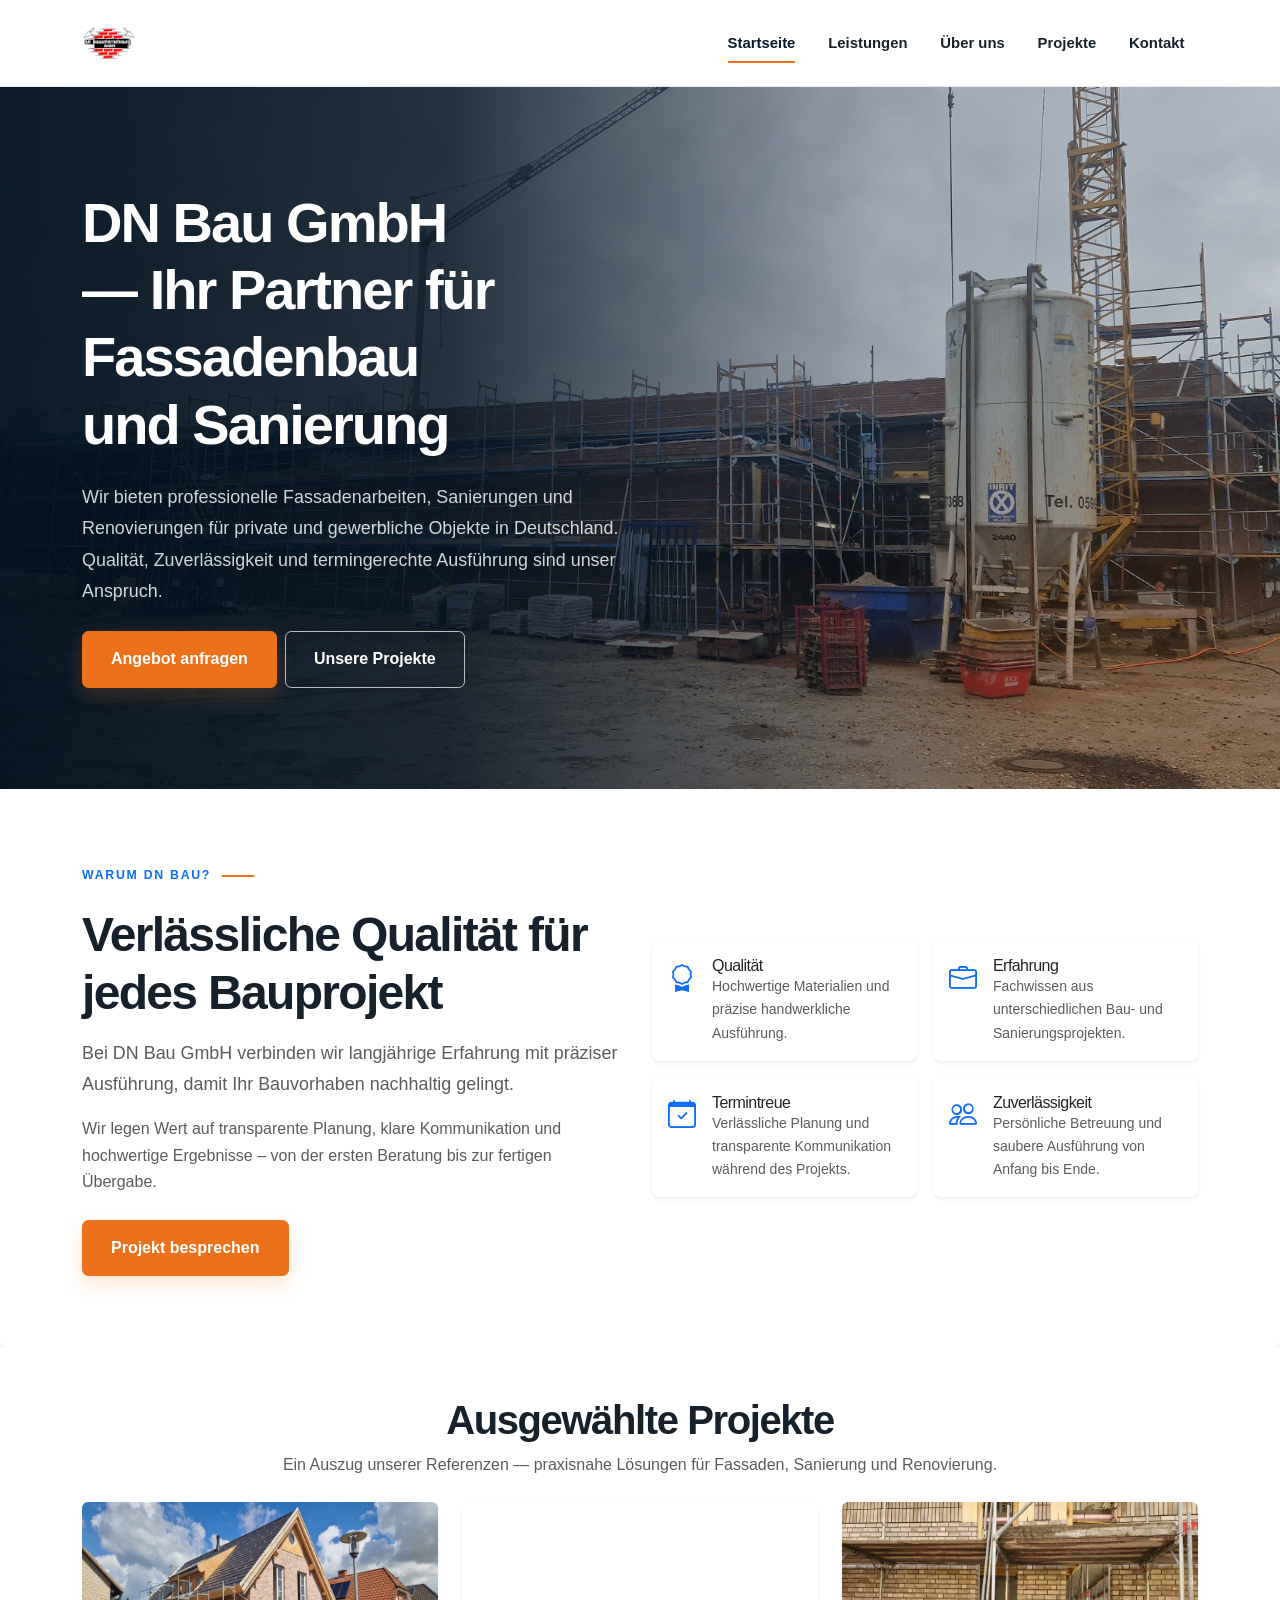
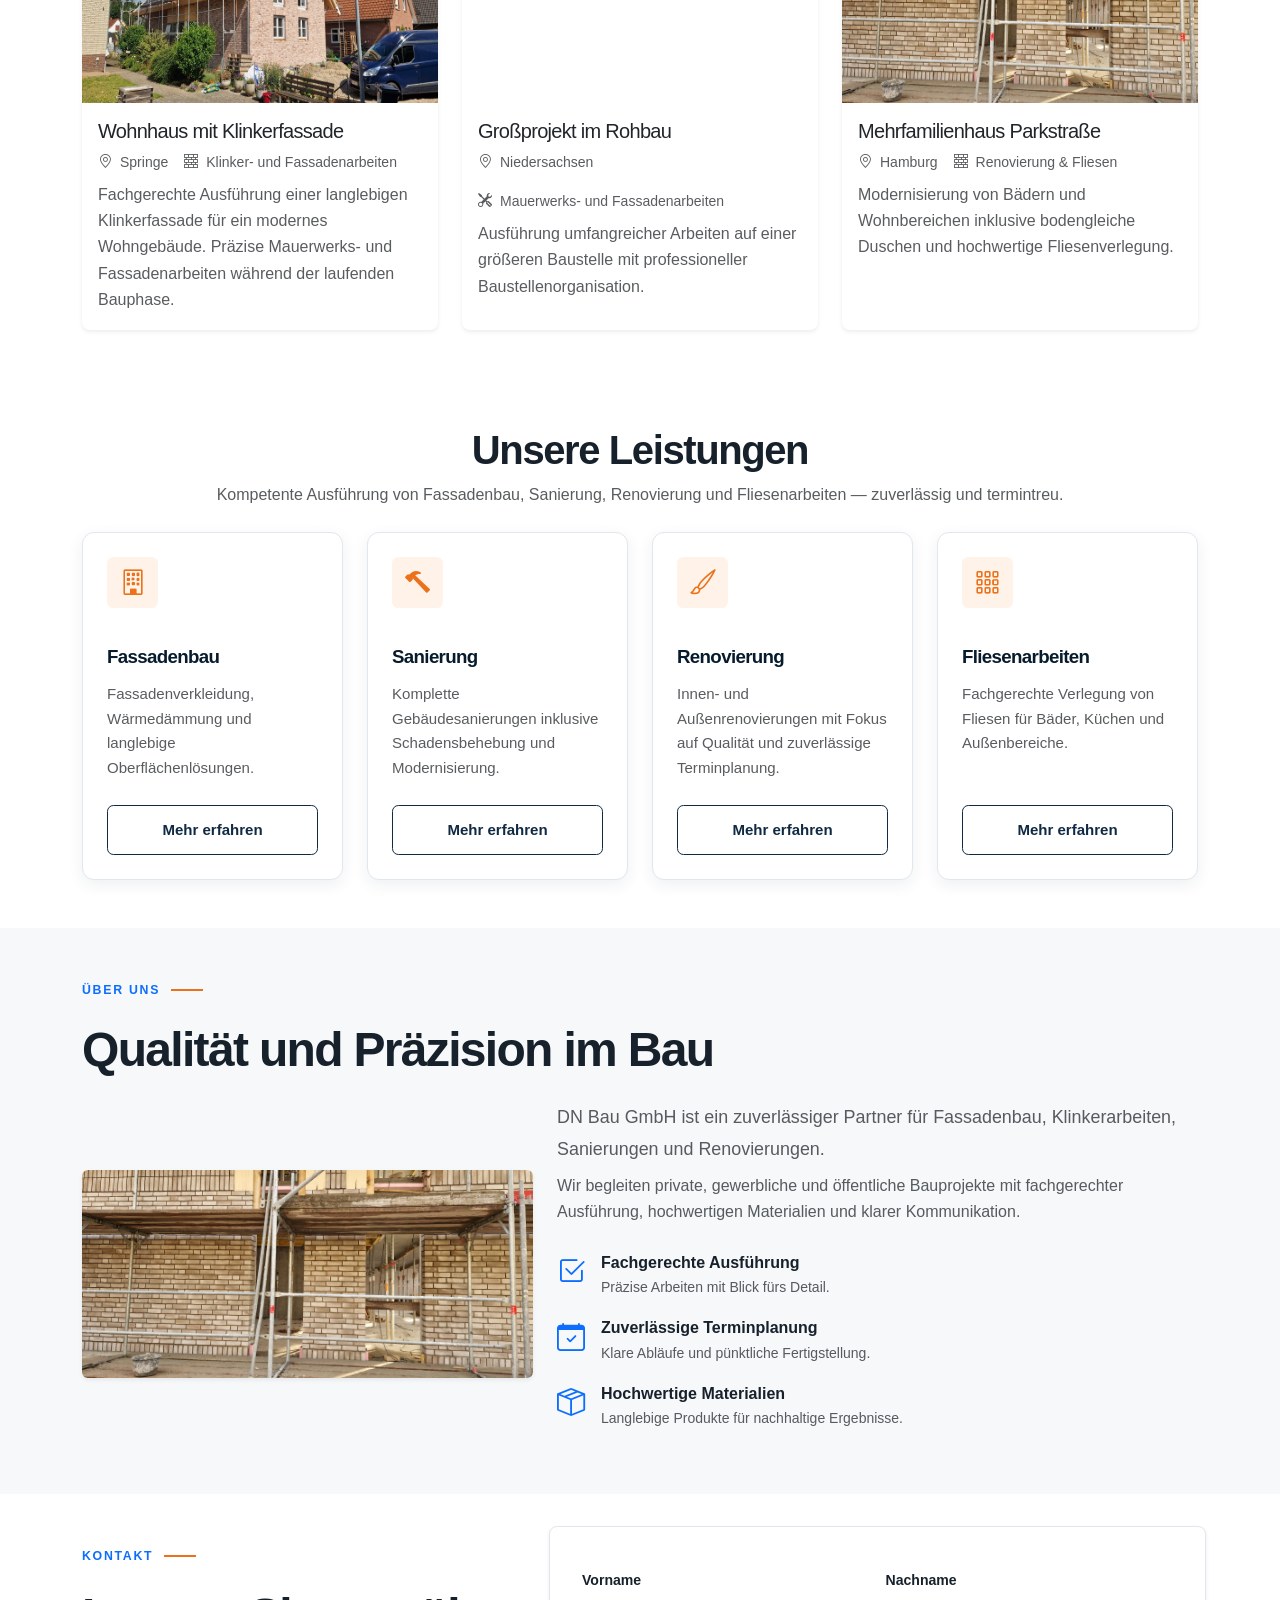
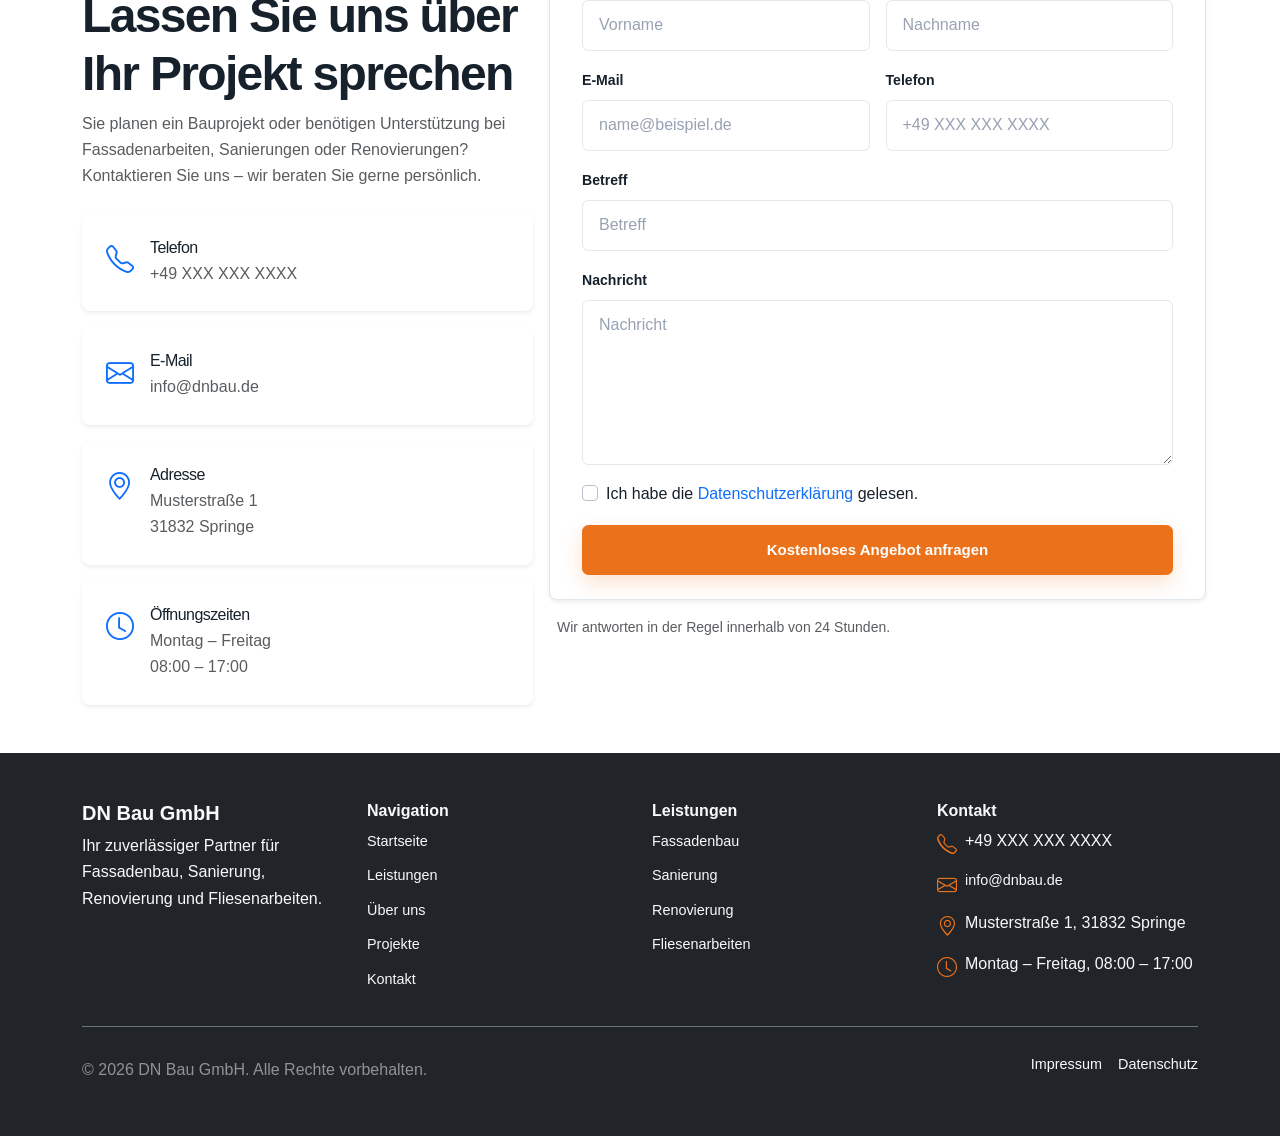
<file: index.html>
<!DOCTYPE html>
<html lang="de">
<head>
  <meta charset="UTF-8">
  <meta name="viewport" content="width=device-width, initial-scale=1.0">

  <title>DN Bau GmbH | Fassadenbau und Sanierung</title>
  <meta
    name="description"
    content="DN Bau GmbH bietet professionelle Fassadenarbeiten, Sanierungen, Renovierungen und Fliesenarbeiten."
  >

  <!-- Open Graph / Twitter -->
  <meta property="og:type" content="website">
  <meta property="og:title" content="DN Bau GmbH — Fassadenbau & Sanierung">
  <meta property="og:description" content="Professionelle Fassadenarbeiten, Sanierungen und Renovierungen.">
  <meta property="og:image" content="https://example.com/img/cover/Dn_bauuntermehmung_cover.jpg">
  <meta name="twitter:card" content="summary_large_image">
  <meta name="twitter:title" content="DN Bau GmbH — Fassadenbau & Sanierung">
  <meta name="twitter:description" content="Professionelle Fassadenarbeiten, Sanierungen und Renovierungen.">

  <link
    href="https://cdn.jsdelivr.net/npm/bootstrap@5.3.8/dist/css/bootstrap.min.css"
    rel="stylesheet"
  >

  

  <link href="https://cdn.jsdelivr.net/npm/bootstrap-icons@1.11.3/font/bootstrap-icons.css" rel="stylesheet">

  <link rel="stylesheet" href="style.css">
  <link rel="icon" href="img/logo/DNBauGmbHlogo.png">
  <link rel="canonical" href="https://example.com/index.html">
  <script type="application/ld+json">
  {"@context":"https://schema.org","@type":"Organization","name":"DN Bau GmbH","url":"https://example.com","logo":"https://example.com/img/logo/DNBauGmbHlogo.png"}
  </script>
</head>

<body>

  <header>
    <nav class="navbar navbar-expand-lg bg-white shadow-sm">
      <div class="container">
        <a class="navbar-brand" href="index.html">
          <img src="img/logo/DNBauGmbHlogo.png" alt="DN Bau GmbH" height="40" class="d-inline-block align-text-top" decoding="async">
          <span class="visually-hidden">DN Bau GmbH</span>
        </a>

        <button
          class="navbar-toggler"
          type="button"
          data-bs-toggle="collapse"
          data-bs-target="#mainNavigation"
          aria-controls="mainNavigation"
          aria-expanded="false"
          aria-label="Navigation öffnen"
        >
          <span class="navbar-toggler-icon"></span>
        </button>

        <div class="collapse navbar-collapse" id="mainNavigation">
          <ul class="navbar-nav ms-auto">
            <li class="nav-item">
              <a class="nav-link active" aria-current="page" href="index.html">Startseite</a>
            </li>

            <li class="nav-item">
              <a class="nav-link" href="services.html">Leistungen</a>
            </li>

            <li class="nav-item">
              <a class="nav-link" href="about.html">Über uns</a>
            </li>

            <li class="nav-item">
              <a class="nav-link" href="projects.html">Projekte</a>
            </li>

            <li class="nav-item">
              <a class="nav-link" href="contact.html">Kontakt</a>
            </li>
          </ul>
        </div>
      </div>
    </nav>
  </header>

  <main>
    <section id="home" class="hero py-5" aria-labelledby="home-heading">
      <div class="container">
        <div class="row align-items-center">
          <div class="col-md-6">
            <h1 id="home-heading" class="display-4 fw-bold">DN Bau GmbH — Ihr Partner für Fassadenbau und Sanierung</h1>
            <p class="lead text-muted">Wir bieten professionelle Fassadenarbeiten, Sanierungen und Renovierungen für private und gewerbliche Objekte in Deutschland. Qualität, Zuverlässigkeit und termingerechte Ausführung sind unser Anspruch.</p>

            <div class="d-flex gap-2 mt-4">
              <a class="btn btn-primary btn-lg" href="contact.html" role="button">Angebot anfragen</a>
              <a class="btn btn-outline-secondary btn-lg" href="projects.html" role="button">Unsere Projekte</a>
            </div>
          </div>

          <div class="col-md-6 mt-4 mt-md-0">
            <figure class="mb-0">
              <figcaption class="visually-hidden">Bauarbeiter führen Fassadenarbeiten aus</figcaption>
            </figure>
          </div>
        </div>
      </div>
    </section>
    
    <section id="why-us" class="py-5 bg-white rounded-3 shadow-sm" aria-labelledby="why-heading">
      <div class="container py-4">
        <div class="row g-4 align-items-center">
          <div class="col-12 col-lg-6">
            <header>
              <small class="text-uppercase text-primary fw-semibold">Warum DN Bau?</small>
              <h2 id="why-heading" class="display-5 fw-bold mt-2">Verlässliche Qualität für jedes Bauprojekt</h2>
            </header>

            <p class="lead text-muted mt-3">Bei DN Bau GmbH verbinden wir langjährige Erfahrung mit präziser Ausführung, damit Ihr Bauvorhaben nachhaltig gelingt.</p>
            <p class="text-muted mb-4">Wir legen Wert auf transparente Planung, klare Kommunikation und hochwertige Ergebnisse – von der ersten Beratung bis zur fertigen Übergabe.</p>
            <a class="btn btn-primary btn-lg" href="contact.html" role="button">Projekt besprechen</a>
          </div>

          <div class="col-12 col-lg-6">
            <div class="row row-cols-1 row-cols-sm-2 g-3">
              <div class="col">
                <article class="card h-100 border-0 shadow-sm rounded-3 p-3" aria-labelledby="why-qualitaet">
                  <div class="d-flex align-items-start">
                    <i class="bi bi-award fs-3 text-primary me-3" aria-hidden="true"></i>
                    <div>
                      <h3 id="why-qualitaet" class="h6 mb-0">Qualität</h3>
                      <p class="text-muted small mb-0">Hochwertige Materialien und präzise handwerkliche Ausführung.</p>
                    </div>
                  </div>
                </article>
              </div>

              <div class="col">
                <article class="card h-100 border-0 shadow-sm rounded-3 p-3" aria-labelledby="why-erfahrung">
                  <div class="d-flex align-items-start">
                    <i class="bi bi-briefcase fs-3 text-primary me-3" aria-hidden="true"></i>
                    <div>
                      <h3 id="why-erfahrung" class="h6 mb-0">Erfahrung</h3>
                      <p class="text-muted small mb-0">Fachwissen aus unterschiedlichen Bau- und Sanierungsprojekten.</p>
                    </div>
                  </div>
                </article>
              </div>

              <div class="col">
                <article class="card h-100 border-0 shadow-sm rounded-3 p-3" aria-labelledby="why-termintreue">
                  <div class="d-flex align-items-start">
                    <i class="bi bi-calendar-check fs-3 text-primary me-3" aria-hidden="true"></i>
                    <div>
                      <h3 id="why-termintreue" class="h6 mb-0">Termintreue</h3>
                      <p class="text-muted small mb-0">Verlässliche Planung und transparente Kommunikation während des Projekts.</p>
                    </div>
                  </div>
                </article>
              </div>

              <div class="col">
                <article class="card h-100 border-0 shadow-sm rounded-3 p-3" aria-labelledby="why-zuverlaessigkeit">
                  <div class="d-flex align-items-start">
                    <i class="bi bi-people fs-3 text-primary me-3" aria-hidden="true"></i>
                    <div>
                      <h3 id="why-zuverlaessigkeit" class="h6 mb-0">Zuverlässigkeit</h3>
                      <p class="text-muted small mb-0">Persönliche Betreuung und saubere Ausführung von Anfang bis Ende.</p>
                    </div>
                  </div>
                </article>
              </div>
            </div>
          </div>
        </div>
      </div>
    </section>
    
    <section id="projects" class="py-5 bg-white" aria-labelledby="projects-heading">
      <div class="container">
        <header class="mb-4 text-center">
          <h2 id="projects-heading" class="h1 fw-bold">Ausgewählte Projekte</h2>
          <p class="text-muted mb-0">Ein Auszug unserer Referenzen — praxisnahe Lösungen für Fassaden, Sanierung und Renovierung.</p>
        </header>

        <div class="row g-4">
          <div class="col-12 col-md-6 col-lg-4">
            <article class="card h-100 border-0 shadow-sm rounded-3" aria-labelledby="project-1-title">
              <div class="ratio ratio-16x9">
                <img src="img/Dn_bauuntermehmung_cover3.jpg" alt="Wohnhaus mit Klinkerfassade in Springe" class="img-fluid rounded-top" loading="lazy" decoding="async">
              </div>

              <div class="card-body d-flex flex-column">
                <h3 id="project-1-title" class="h5 card-title">Wohnhaus mit Klinkerfassade</h3>

                <div class="mb-2">
                  <div class="text-muted small d-flex flex-wrap gap-3">
                    <span class="d-flex align-items-center"><i class="bi bi-geo-alt me-2" aria-hidden="true"></i>Springe</span>
                    <span class="d-flex align-items-center"><i class="bi bi-bricks me-2" aria-hidden="true"></i>Klinker- und Fassadenarbeiten</span>
                  </div>
                </div>

                <p class="text-muted mb-0">Fachgerechte Ausführung einer langlebigen Klinkerfassade für ein modernes Wohngebäude. Präzise Mauerwerks- und Fassadenarbeiten während der laufenden Bauphase.</p>
              </div>
            </article>
          </div>

          <div class="col-12 col-md-6 col-lg-4">
            <article class="card h-100 border-0 shadow-sm rounded-3" aria-labelledby="project-2-title">
              <div class="ratio ratio-16x9">
                <img src="img/Dn_bauuntermehmung_cover4.jpg" alt="Großprojekt im Rohbau in Niedersachsen" class="img-fluid rounded-top" loading="lazy" decoding="async">
              </div>

              <div class="card-body d-flex flex-column">
                <h3 id="project-2-title" class="h5 card-title">Großprojekt im Rohbau</h3>

                <div class="mb-2">
                  <div class="text-muted small d-flex flex-wrap gap-3">
                    <span class="d-flex align-items-center"><i class="bi bi-geo-alt me-2" aria-hidden="true"></i>Niedersachsen</span>
                    <span class="d-flex align-items-center"><i class="bi bi-tools me-2" aria-hidden="true"></i>Mauerwerks- und Fassadenarbeiten</span>
                  </div>
                </div>

                <p class="text-muted mb-0">Ausführung umfangreicher Arbeiten auf einer größeren Baustelle mit professioneller Baustellenorganisation.</p>
              </div>
            </article>
          </div>

          <div class="col-12 col-md-6 col-lg-4">
            <article class="card h-100 border-0 shadow-sm rounded-3" aria-labelledby="project-3-title">
              <div class="ratio ratio-16x9">
                <img src="img/Dn_bauuntermehmung_cover2.jpg" alt="Renovierung und Fliesenarbeiten an einem Mehrfamilienhaus" class="img-fluid rounded-top" loading="lazy" decoding="async">
              </div>

              <div class="card-body d-flex flex-column">
                <h3 id="project-3-title" class="h5 card-title">Mehrfamilienhaus Parkstraße</h3>

                <div class="mb-2">
                  <div class="text-muted small d-flex flex-wrap gap-3">
                    <span class="d-flex align-items-center"><i class="bi bi-geo-alt me-2" aria-hidden="true"></i>Hamburg</span>
                    <span class="d-flex align-items-center"><i class="bi bi-bricks me-2" aria-hidden="true"></i>Renovierung &amp; Fliesen</span>
                  </div>
                </div>

                <p class="text-muted mb-0">Modernisierung von Bädern und Wohnbereichen inklusive bodengleiche Duschen und hochwertige Fliesenverlegung.</p>
              </div>
            </article>
          </div>
        </div>
      </div>
    </section>

    <section id="services" class="py-5 bg-white" aria-labelledby="services-heading">
      <div class="container">
        <header class="mb-4 text-center">
          <h2 id="services-heading" class="h1 fw-bold">Unsere Leistungen</h2>
          <p class="text-muted mb-0">Kompetente Ausführung von Fassadenbau, Sanierung, Renovierung und Fliesenarbeiten — zuverlässig und termintreu.</p>
        </header>

        <div class="row g-4">
  <div class="col-12 col-md-6 col-lg-3">
    <article
      class="card h-100 border-0 shadow-sm rounded-3 service-card"
      aria-labelledby="service-1-title"
    >
      <div class="card-body d-flex flex-column p-4">
        <div class="mb-3">
          <i
            class="bi bi-building fs-1 text-primary"
            aria-hidden="true"
          ></i>
        </div>

        <h3 id="service-1-title" class="h5 card-title">
          Fassadenbau
        </h3>

        <p class="card-text text-muted">
          Fassadenverkleidung, Wärmedämmung und langlebige
          Oberflächenlösungen.
        </p>

        <a class="btn btn-sm btn-outline-primary mt-auto" href="services/fassadenbau.html" aria-label="Mehr zu Fassadenbau">Mehr erfahren</a>
      </div>
    </article>
  </div>

  <div class="col-12 col-md-6 col-lg-3">
    <article
      class="card h-100 border-0 shadow-sm rounded-3 service-card"
      aria-labelledby="service-2-title"
    >
      <div class="card-body d-flex flex-column p-4">
        <div class="mb-3">
          <i
            class="bi bi-hammer fs-1 text-primary"
            aria-hidden="true"
          ></i>
        </div>

        <h3 id="service-2-title" class="h5 card-title">
          Sanierung
        </h3>

        <p class="card-text text-muted">
          Komplette Gebäudesanierungen inklusive Schadensbehebung
          und Modernisierung.
        </p>

        <a class="btn btn-sm btn-outline-primary mt-auto" href="services/sanierung.html" aria-label="Mehr zu Sanierung">Mehr erfahren</a>
      </div>
    </article>
  </div>

  <div class="col-12 col-md-6 col-lg-3">
    <article
      class="card h-100 border-0 shadow-sm rounded-3 service-card"
      aria-labelledby="service-3-title"
    >
      <div class="card-body d-flex flex-column p-4">
        <div class="mb-3">
          <i
            class="bi bi-brush fs-1 text-primary"
            aria-hidden="true"
          ></i>
        </div>

        <h3 id="service-3-title" class="h5 card-title">
          Renovierung
        </h3>

        <p class="card-text text-muted">
          Innen- und Außenrenovierungen mit Fokus auf Qualität
          und zuverlässige Terminplanung.
        </p>

        <a class="btn btn-sm btn-outline-primary mt-auto" href="services/renovierung.html" aria-label="Mehr zu Renovierung">Mehr erfahren</a>
      </div>
    </article>
  </div>

  <div class="col-12 col-md-6 col-lg-3">
    <article
      class="card h-100 border-0 shadow-sm rounded-3 service-card"
      aria-labelledby="service-4-title"
    >
      <div class="card-body d-flex flex-column p-4">
        <div class="mb-3">
          <i
            class="bi bi-grid-3x3-gap fs-1 text-primary"
            aria-hidden="true"
          ></i>
        </div>

        <h3 id="service-4-title" class="h5 card-title">
          Fliesenarbeiten
        </h3>

        <p class="card-text text-muted">
          Fachgerechte Verlegung von Fliesen für Bäder, Küchen
          und Außenbereiche.
        </p>

        <a class="btn btn-sm btn-outline-primary mt-auto" href="services/fliesenarbeiten.html" aria-label="Mehr zu Fliesenarbeiten">Mehr erfahren</a>
      </div>
    </article>
  </div>
</div>
      </div>
    </section>

    <section id="about" class="py-5" aria-labelledby="about-heading">
      <div class="container">
        <header class="mb-4">
          <small class="text-uppercase text-primary fw-semibold">Über uns</small>
          <h2 id="about-heading" class="display-5 fw-bold mt-2">Qualität und Präzision im Bau</h2>
        </header>

        <div class="row align-items-center g-4">
          <div class="col-12 col-lg-5">
            <figure class="mb-0">
              <img
                src="img/Dn_bauuntermehmung_cover2.jpg"
                alt="Handwerker bei Fassadenarbeiten an einem Gebäude"
                class="img-fluid rounded shadow-sm"
                loading="lazy"
                decoding="async"
              >
              <figcaption class="visually-hidden">Handwerker führen Fassadenarbeiten aus</figcaption>
            </figure>
          </div>

          <div class="col-12 col-lg-7">
            <p class="lead text-muted mb-2">DN Bau GmbH ist ein zuverlässiger Partner für Fassadenbau, Klinkerarbeiten, Sanierungen und Renovierungen.</p>
            <p class="text-muted mb-0">Wir begleiten private, gewerbliche und öffentliche Bauprojekte mit fachgerechter Ausführung, hochwertigen Materialien und klarer Kommunikation.</p>

            <ul class="list-unstyled mt-4">
              <li class="d-flex align-items-start mb-3">
                <i class="bi bi-check2-square fs-3 text-primary me-3" aria-hidden="true"></i>
                <div>
                  <strong>Fachgerechte Ausführung</strong>
                  <div class="text-muted small">Präzise Arbeiten mit Blick fürs Detail.</div>
                </div>
              </li>

              <li class="d-flex align-items-start mb-3">
                <i class="bi bi-calendar-check fs-3 text-primary me-3" aria-hidden="true"></i>
                <div>
                  <strong>Zuverlässige Terminplanung</strong>
                  <div class="text-muted small">Klare Abläufe und pünktliche Fertigstellung.</div>
                </div>
              </li>

              <li class="d-flex align-items-start">
                <i class="bi bi-box-seam fs-3 text-primary me-3" aria-hidden="true"></i>
                <div>
                  <strong>Hochwertige Materialien</strong>
                  <div class="text-muted small">Langlebige Produkte für nachhaltige Ergebnisse.</div>
                </div>
              </li>
            </ul>
          </div>
        </div>
      </div>
    </section>

    <section id="contact" class="py-5 bg-white" aria-labelledby="contact-heading">
      <div class="container">
        <div class="row g-4 align-items-start">
          <div class="col-12 col-lg-5">
            <header class="mb-4">
              <small class="text-uppercase text-primary fw-semibold">Kontakt</small>
              <h2 id="contact-heading" class="display-5 fw-bold mt-2">Lassen Sie uns über Ihr Projekt sprechen</h2>
              <p class="text-muted mb-4">Sie planen ein Bauprojekt oder benötigen Unterstützung bei Fassadenarbeiten, Sanierungen oder Renovierungen? Kontaktieren Sie uns – wir beraten Sie gerne persönlich.</p>
            </header>

            <div class="row row-cols-1 g-3">
              <div class="col">
                <article class="p-4 bg-white rounded-3 shadow-sm h-100">
                  <div class="d-flex align-items-start">
                    <i class="bi bi-telephone fs-3 text-primary me-3" aria-hidden="true"></i>
                    <div>
                      <h3 class="h6 mb-1">Telefon</h3>
                      <p class="text-muted mb-0">+49 XXX XXX XXXX</p>
                    </div>
                  </div>
                </article>
              </div>

              <div class="col">
                <article class="p-4 bg-white rounded-3 shadow-sm h-100">
                  <div class="d-flex align-items-start">
                    <i class="bi bi-envelope fs-3 text-primary me-3" aria-hidden="true"></i>
                    <div>
                      <h3 class="h6 mb-1">E-Mail</h3>
                      <a class="text-decoration-none text-muted" href="mailto:info@dnbau.de">info@dnbau.de</a>
                    </div>
                  </div>
                </article>
              </div>

              <div class="col">
                <article class="p-4 bg-white rounded-3 shadow-sm h-100">
                  <div class="d-flex align-items-start">
                    <i class="bi bi-geo-alt fs-3 text-primary me-3" aria-hidden="true"></i>
                    <div>
                      <h3 class="h6 mb-1">Adresse</h3>
                      <address class="text-muted mb-0">Musterstraße 1<br>31832 Springe</address>
                    </div>
                  </div>
                </article>
              </div>

              <div class="col">
                <article class="p-4 bg-white rounded-3 shadow-sm h-100">
                  <div class="d-flex align-items-start">
                    <i class="bi bi-clock fs-3 text-primary me-3" aria-hidden="true"></i>
                    <div>
                      <h3 class="h6 mb-1">Öffnungszeiten</h3>
                      <p class="text-muted mb-0">Montag – Freitag<br>08:00 – 17:00</p>
                    </div>
                  </div>
                </article>
              </div>
            </div>
          </div>

          <div class="col-12 col-lg-7">
            <form class="row g-3 p-4 bg-white rounded-3 shadow-sm" action="#" method="post">
              <div class="col-12 col-md-6">
                <label for="contact-firstname" class="form-label">Vorname</label>
                <input type="text" class="form-control" id="contact-firstname" name="firstname" autocomplete="given-name" placeholder="Vorname" required>
                <div class="invalid-feedback">Bitte geben Sie Ihren Vornamen an.</div>
              </div>

              <div class="col-12 col-md-6">
                <label for="contact-lastname" class="form-label">Nachname</label>
                <input type="text" class="form-control" id="contact-lastname" name="lastname" autocomplete="family-name" placeholder="Nachname" required>
                <div class="invalid-feedback">Bitte geben Sie Ihren Nachnamen an.</div>
              </div>

              <div class="col-12 col-md-6">
                <label for="contact-email" class="form-label">E-Mail</label>
                <input type="email" class="form-control" id="contact-email" name="email" autocomplete="email" placeholder="name@beispiel.de" required>
                <div class="invalid-feedback">Bitte geben Sie eine gültige E-Mail-Adresse ein.</div>
              </div>

              <div class="col-12 col-md-6">
                <label for="contact-phone" class="form-label">Telefon</label>
                <input type="tel" class="form-control" id="contact-phone" name="phone" autocomplete="tel" placeholder="+49 XXX XXX XXXX" required>
                <div class="invalid-feedback">Bitte geben Sie Ihre Telefonnummer an.</div>
              </div>

              <div class="col-12">
                <label for="contact-subject" class="form-label">Betreff</label>
                <input type="text" class="form-control" id="contact-subject" name="subject" placeholder="Betreff" required>
                <div class="invalid-feedback">Bitte geben Sie einen Betreff ein.</div>
              </div>

              <div class="col-12">
                <label for="contact-message" class="form-label">Nachricht</label>
                <textarea class="form-control" id="contact-message" name="message" rows="5" placeholder="Nachricht" required></textarea>
                <div class="invalid-feedback">Bitte schreiben Sie eine Nachricht.</div>
              </div>

              <div class="col-12">
                <div class="form-check">
                  <input class="form-check-input" type="checkbox" name="privacy" value="accepted" id="contact-privacy" required>
                  <label class="form-check-label" for="contact-privacy">Ich habe die <a href="datenschutz.html" class="link-primary">Datenschutzerklärung</a> gelesen.</label>
                  <div class="invalid-feedback">Bitte bestätigen Sie die Datenschutzerklärung.</div>
                </div>
              </div>

              <div class="col-12 d-grid d-sm-flex justify-content-sm-end">
                <button type="submit" class="btn btn-primary w-100 w-sm-auto">Kostenloses Angebot anfragen</button>
              </div>
            </form>

            <p class="text-muted small mt-3">Wir antworten in der Regel innerhalb von 24 Stunden.</p>
          </div>
        </div>
      </div>
    </section>
  </main>

  <footer class="bg-dark text-light py-5">
    <div class="container">
      <div class="row gy-4">
        <div class="col-12 col-md-6 col-lg-3">
          <h2 class="h5 fw-bold">DN Bau GmbH</h2>
          <p class="text-light mb-0">Ihr zuverlässiger Partner für Fassadenbau, Sanierung, Renovierung und Fliesenarbeiten.</p>
        </div>

        <div class="col-12 col-md-6 col-lg-3">
          <h3 class="h6 fw-semibold text-light">Navigation</h3>
          <ul class="list-unstyled mb-0">
            <li class="mb-2"><a class="text-light text-decoration-none" href="index.html">Startseite</a></li>
            <li class="mb-2"><a class="text-light text-decoration-none" href="services.html">Leistungen</a></li>
            <li class="mb-2"><a class="text-light text-decoration-none" href="about.html">Über uns</a></li>
            <li class="mb-2"><a class="text-light text-decoration-none" href="projects.html">Projekte</a></li>
            <li><a class="text-light text-decoration-none" href="contact.html">Kontakt</a></li>
          </ul>
        </div>

        <div class="col-12 col-md-6 col-lg-3">
          <h3 class="h6 fw-semibold text-light">Leistungen</h3>
          <ul class="list-unstyled mb-0">
            <li class="mb-2"><a class="text-light text-decoration-none" href="services/fassadenbau.html">Fassadenbau</a></li>
            <li class="mb-2"><a class="text-light text-decoration-none" href="services/sanierung.html">Sanierung</a></li>
            <li class="mb-2"><a class="text-light text-decoration-none" href="services/renovierung.html">Renovierung</a></li>
            <li><a class="text-light text-decoration-none" href="services/fliesenarbeiten.html">Fliesenarbeiten</a></li>
          </ul>
        </div>

        <div class="col-12 col-md-6 col-lg-3">
          <h3 class="h6 fw-semibold text-light">Kontakt</h3>
          <ul class="list-unstyled mb-0">
            <li class="mb-2 d-flex align-items-start">
              <i class="bi bi-telephone me-2 fs-5" aria-hidden="true"></i>
              <span class="text-light">+49 XXX XXX XXXX</span>
              <!-- Use tel:+49XXXXXXXXX for a real phone number -->
            </li>
            <li class="mb-2 d-flex align-items-start">
              <i class="bi bi-envelope me-2 fs-5" aria-hidden="true"></i>
              <a class="text-light text-decoration-none" href="mailto:info@dnbau.de">info@dnbau.de</a>
            </li>
            <li class="mb-2 d-flex align-items-start">
              <i class="bi bi-geo-alt me-2 fs-5" aria-hidden="true"></i>
              <address class="mb-0 text-light">Musterstraße 1, 31832 Springe</address>
            </li>
            <li class="d-flex align-items-start">
              <i class="bi bi-clock me-2 fs-5" aria-hidden="true"></i>
              <span class="text-light">Montag – Freitag, 08:00 – 17:00</span>
            </li>
          </ul>
        </div>
      </div>

      <hr class="border-secondary my-4">

      <div class="d-flex flex-column flex-md-row justify-content-between align-items-center gap-3">
        <p class="mb-0 text-white-50">© 2026 DN Bau GmbH. Alle Rechte vorbehalten.</p>
        <nav aria-label="Rechtliche Links">
          <ul class="list-unstyled d-flex flex-wrap gap-3 mb-0">
            <li><a class="text-light text-decoration-none" href="impressum.html">Impressum</a></li>
            <li><a class="text-light text-decoration-none" href="datenschutz.html">Datenschutz</a></li>
          </ul>
        </nav>
      </div>
    </div>
  </footer>

  <script
    src="https://cdn.jsdelivr.net/npm/bootstrap@5.3.8/dist/js/bootstrap.bundle.min.js">
  </script>

  <script src="js/main.js"></script>
</body>
</html>
</file>
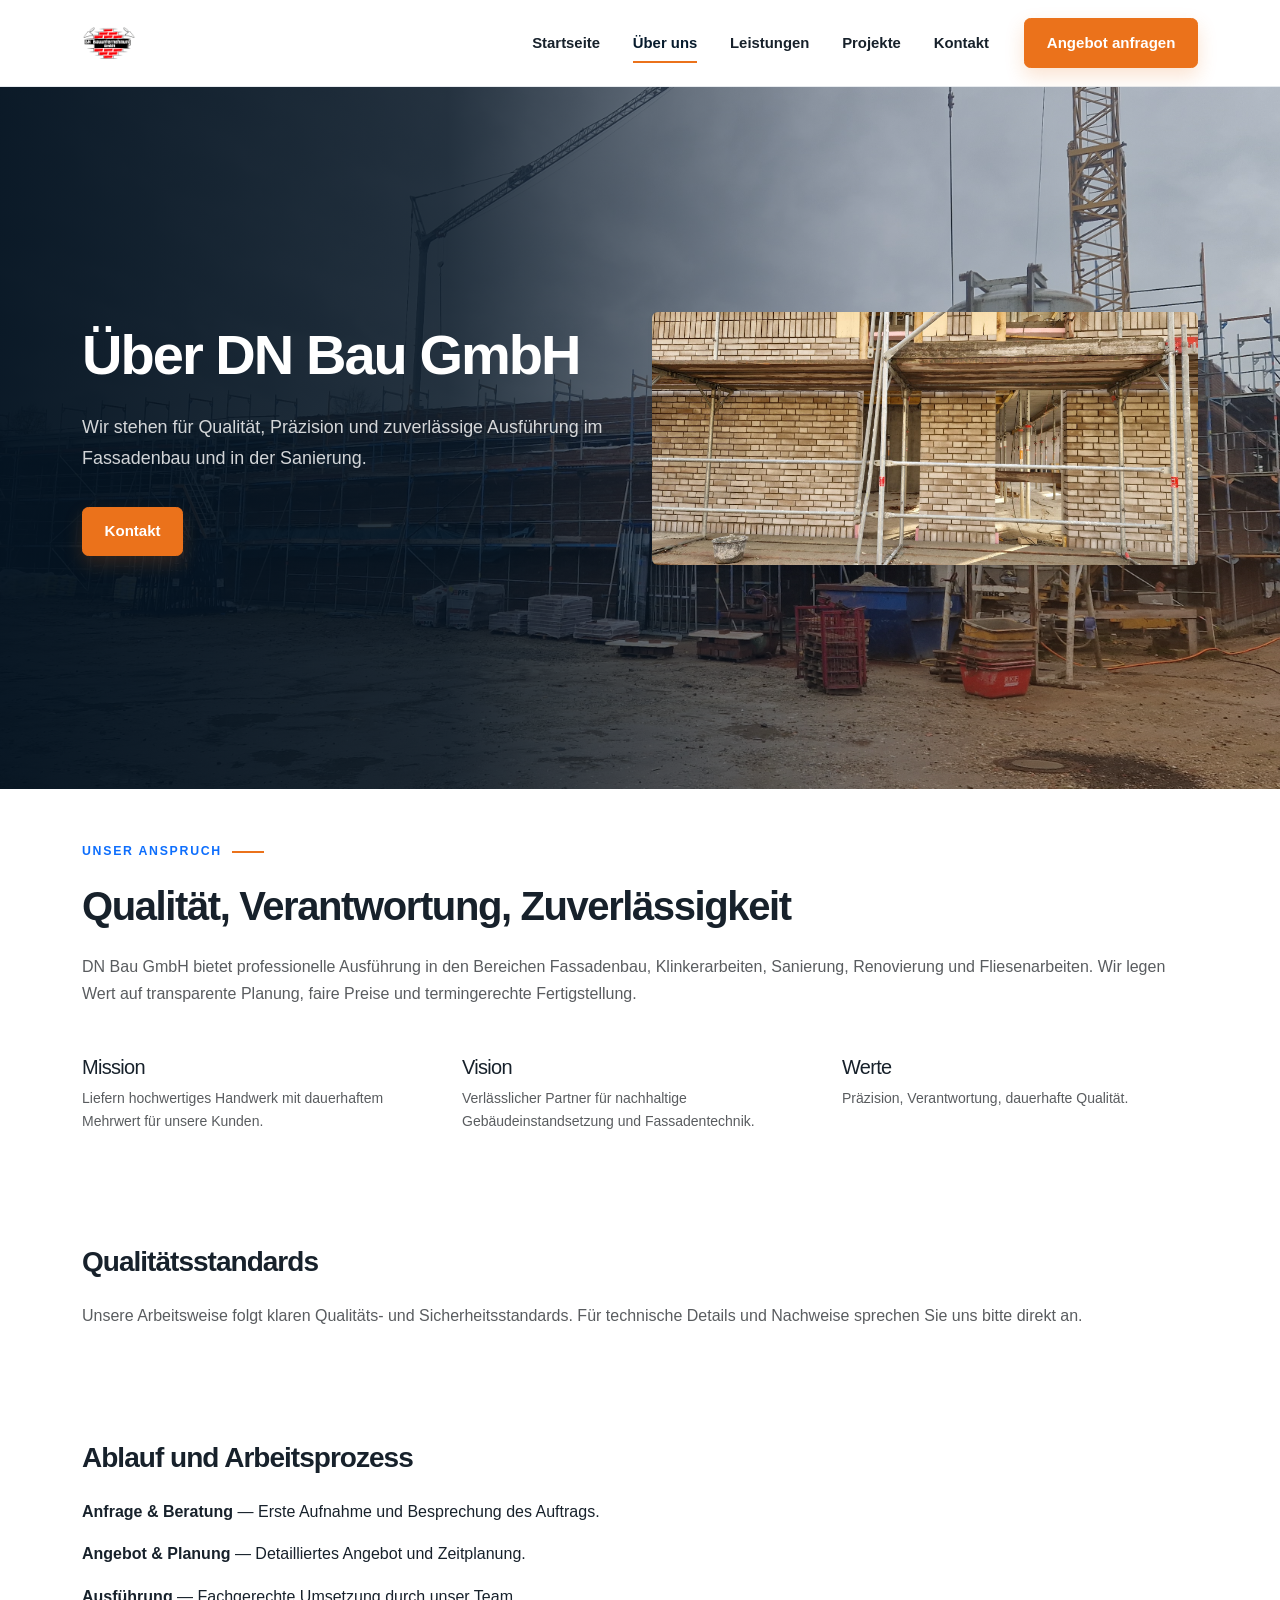
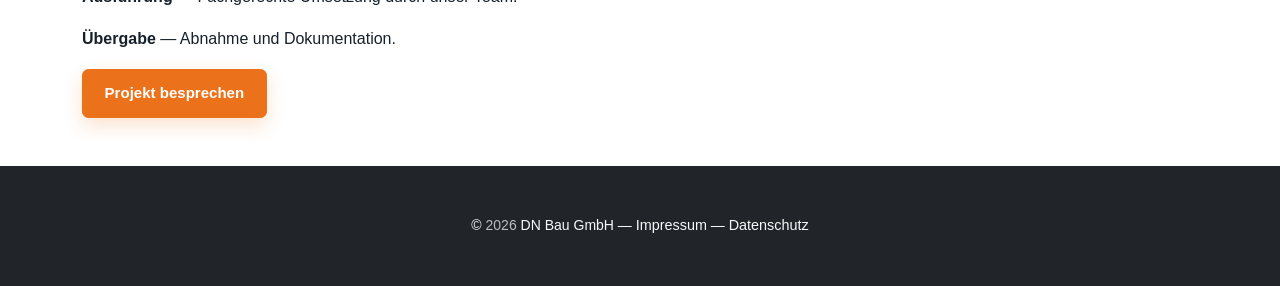
<file: about.html>
<!doctype html>
<html lang="de">
<head>
  <meta charset="utf-8">
  <meta name="viewport" content="width=device-width,initial-scale=1">
  <title>Über uns — DN Bau GmbH</title>
  <meta name="description" content="DN Bau GmbH — Qualität und Präzision im Bau. Kontaktieren Sie uns für Fassadenbau, Sanierung, Renovierung und Fliesenarbeiten.">
  <meta property="og:title" content="Über uns — DN Bau GmbH">
  <meta property="og:description" content="Erfahren Sie mehr über DN Bau GmbH, unsere Werte und unsere Arbeitsweise.">
  <meta property="og:image" content="https://example.com/img/cover/Dn_bauuntermehmung_cover2.jpg">
  <meta name="twitter:card" content="summary">
  <link href="https://cdn.jsdelivr.net/npm/bootstrap@5.3.8/dist/css/bootstrap.min.css" rel="stylesheet">
  <link href="https://cdn.jsdelivr.net/npm/bootstrap-icons@1.11.3/font/bootstrap-icons.css" rel="stylesheet">
  <link rel="stylesheet" href="style.css">
  <link rel="icon" href="img/logo/DNBauGmbHlogo.png">
  <link rel="canonical" href="https://example.com/about.html">
</head>
<body>
  <header>
    <nav class="navbar navbar-expand-lg bg-white shadow-sm">
      <div class="container">
        <a class="navbar-brand" href="index.html">
          <img src="img/logo/DNBauGmbHlogo.png" alt="DN Bau GmbH" height="48" decoding="async">
        </a>
        <button class="navbar-toggler" type="button" data-bs-toggle="collapse" data-bs-target="#mainNavigation" aria-controls="mainNavigation" aria-expanded="false" aria-label="Navigation öffnen">
          <span class="navbar-toggler-icon"></span>
        </button>
        <div class="collapse navbar-collapse" id="mainNavigation">
          <ul class="navbar-nav ms-auto">
            <li class="nav-item"><a class="nav-link" href="index.html">Startseite</a></li>
            <li class="nav-item"><a class="nav-link" href="about.html" aria-current="page">Über uns</a></li>
            <li class="nav-item"><a class="nav-link" href="services.html">Leistungen</a></li>
            <li class="nav-item"><a class="nav-link" href="projects.html">Projekte</a></li>
            <li class="nav-item"><a class="nav-link" href="contact.html">Kontakt</a></li>
            <li class="nav-item ms-3"><a class="btn btn-primary" href="contact.html">Angebot anfragen</a></li>
          </ul>
        </div>
      </div>
    </nav>
  </header>

  <main>
    <section class="hero py-5" aria-labelledby="about-hero">
      <div class="container">
        <div class="row align-items-center">
          <div class="col-lg-6">
            <h1 id="about-hero" class="display-4 fw-bold">Über DN Bau GmbH</h1>
            <p class="lead text-muted">Wir stehen für Qualität, Präzision und zuverlässige Ausführung im Fassadenbau und in der Sanierung.</p>
            <a class="btn btn-primary mt-3" href="contact.html">Kontakt</a>
          </div>
          <div class="col-lg-6 mt-4 mt-lg-0">
            <img src="img/Dn_bauuntermehmung_cover2.jpg" alt="Handwerker bei Fassadenarbeiten" class="img-fluid rounded shadow-sm" loading="lazy" decoding="async" srcset="img/Dn_bauuntermehmung_cover2.jpg 1x" sizes="(max-width: 768px) 100vw, 50vw">
          </div>
        </div>
      </div>
    </section>

    <section class="py-5" aria-labelledby="company-intro">
      <div class="container">
        <header class="mb-4">
          <small class="text-uppercase text-primary">Unser Anspruch</small>
          <h2 id="company-intro" class="h1 fw-bold mt-2">Qualität, Verantwortung, Zuverlässigkeit</h2>
        </header>
        <p class="text-muted">DN Bau GmbH bietet professionelle Ausführung in den Bereichen Fassadenbau, Klinkerarbeiten, Sanierung, Renovierung und Fliesenarbeiten. Wir legen Wert auf transparente Planung, faire Preise und termingerechte Fertigstellung.</p>

        <div class="row g-4 mt-4">
          <div class="col-md-4">
            <h3 class="h5">Mission</h3>
            <p class="text-muted small">Liefern hochwertiges Handwerk mit dauerhaftem Mehrwert für unsere Kunden.</p>
          </div>
          <div class="col-md-4">
            <h3 class="h5">Vision</h3>
            <p class="text-muted small">Verlässlicher Partner für nachhaltige Gebäudeinstandsetzung und Fassadentechnik.</p>
          </div>
          <div class="col-md-4">
            <h3 class="h5">Werte</h3>
            <p class="text-muted small">Präzision, Verantwortung, dauerhafte Qualität.</p>
          </div>
        </div>
      </div>
    </section>

    <section class="py-5 bg-white" aria-labelledby="quality">
      <div class="container">
        <header class="mb-4">
          <h2 id="quality" class="h3 fw-bold">Qualitätsstandards</h2>
        </header>
        <p class="text-muted">Unsere Arbeitsweise folgt klaren Qualitäts- und Sicherheitsstandards. Für technische Details und Nachweise sprechen Sie uns bitte direkt an.</p>
      </div>
    </section>

    <section class="py-5" aria-labelledby="process">
      <div class="container">
        <header class="mb-4">
          <h2 id="process" class="h3 fw-bold">Ablauf und Arbeitsprozess</h2>
        </header>
        <ol class="list-unstyled">
          <li class="mb-3"><strong>Anfrage & Beratung</strong> — Erste Aufnahme und Besprechung des Auftrags.</li>
          <li class="mb-3"><strong>Angebot & Planung</strong> — Detailliertes Angebot und Zeitplanung.</li>
          <li class="mb-3"><strong>Ausführung</strong> — Fachgerechte Umsetzung durch unser Team.</li>
          <li class="mb-3"><strong>Übergabe</strong> — Abnahme und Dokumentation.</li>
        </ol>
        <a class="btn btn-primary" href="contact.html">Projekt besprechen</a>
      </div>
    </section>
  </main>

  <footer class="bg-dark text-light py-5">
    <div class="container text-center small">© <span id="current-year">2026</span> DN Bau GmbH — <a href="impressum.html" class="text-light">Impressum</a> — <a href="datenschutz.html" class="text-light">Datenschutz</a></div>
  </footer>

  <script src="https://cdn.jsdelivr.net/npm/bootstrap@5.3.8/dist/js/bootstrap.bundle.min.js"></script>
  <script src="js/main.js" defer></script>
</body>
</html>
</file>
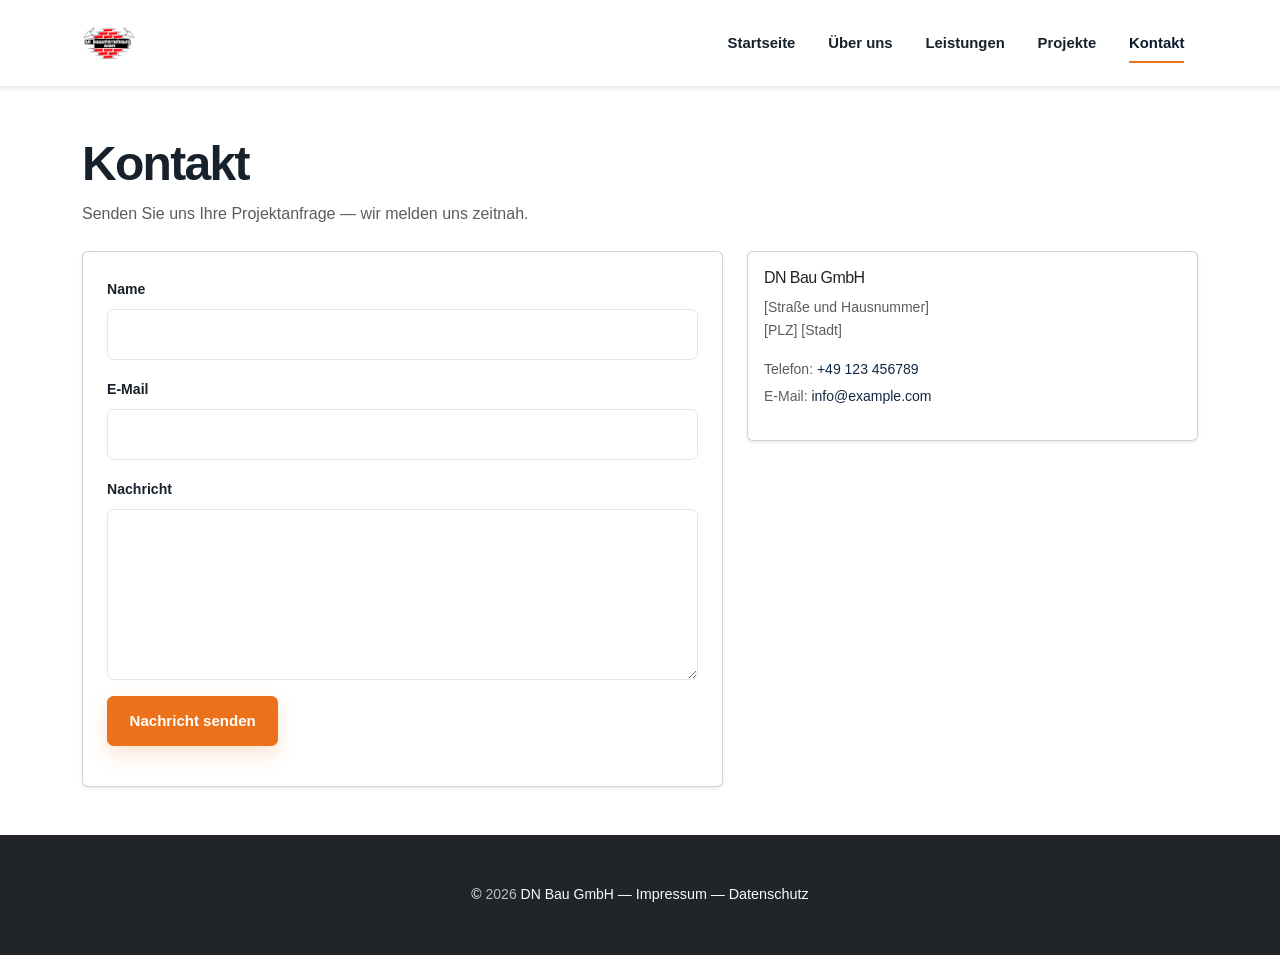
<file: contact.html>
<!doctype html>
<html lang="de">
<head>
  <meta charset="utf-8">
  <meta name="viewport" content="width=device-width,initial-scale=1">
  <title>Kontakt — DN Bau GmbH</title>
  <meta name="description" content="Kontaktieren Sie DN Bau GmbH für Projektanfragen, Angebote und Beratung.">
  <meta property="og:title" content="Kontakt — DN Bau GmbH">
  <meta property="og:description" content="Kontaktieren Sie uns für Projektanfragen und Angebote.">
  <meta name="twitter:card" content="summary">
  <link href="https://cdn.jsdelivr.net/npm/bootstrap@5.3.8/dist/css/bootstrap.min.css" rel="stylesheet">
  <link href="https://cdn.jsdelivr.net/npm/bootstrap-icons@1.11.3/font/bootstrap-icons.css" rel="stylesheet">
  <link rel="stylesheet" href="style.css">
  <link rel="icon" href="img/logo/DNBauGmbHlogo.png">
  <link rel="canonical" href="https://example.com/contact.html">
</head>
<body>
  <header>
    <nav class="navbar navbar-expand-lg bg-white shadow-sm">
      <div class="container">
        <a class="navbar-brand" href="index.html"><img src="img/logo/DNBauGmbHlogo.png" alt="DN Bau GmbH" height="48" decoding="async"></a>
        <button class="navbar-toggler" type="button" data-bs-toggle="collapse" data-bs-target="#mainNavigation" aria-controls="mainNavigation" aria-expanded="false" aria-label="Navigation öffnen">
          <span class="navbar-toggler-icon"></span>
        </button>
        <div class="collapse navbar-collapse" id="mainNavigation">
          <ul class="navbar-nav ms-auto">
            <li class="nav-item"><a class="nav-link" href="index.html">Startseite</a></li>
            <li class="nav-item"><a class="nav-link" href="about.html">Über uns</a></li>
            <li class="nav-item"><a class="nav-link" href="services.html">Leistungen</a></li>
            <li class="nav-item"><a class="nav-link" href="projects.html">Projekte</a></li>
            <li class="nav-item"><a class="nav-link active" aria-current="page" href="contact.html">Kontakt</a></li>
          </ul>
        </div>
      </div>
    </nav>
  </header>

  <main class="py-5">
    <div class="container">
      <header class="mb-4">
        <h1 class="display-5 fw-bold">Kontakt</h1>
        <p class="text-muted">Senden Sie uns Ihre Projektanfrage — wir melden uns zeitnah.</p>
      </header>

      <div class="row g-4">
        <div class="col-lg-7">
          <form id="contact-form" class="card p-4 shadow-sm" action="https://formspree.io/f/your-form-id" method="POST" novalidate>
            <input type="hidden" name="_subject" value="Neue Anfrage über Website">
            <input type="hidden" name="_next" value="https://example.com/thank-you.html">
            <input type="hidden" name="_captcha" value="false">
            <div class="mb-3">
              <label for="name" class="form-label">Name</label>
              <input type="text" class="form-control" id="name" name="name" required>
            </div>
            <div class="mb-3">
              <label for="email" class="form-label">E-Mail</label>
              <input type="email" class="form-control" id="email" name="email" required>
            </div>
            <div class="mb-3">
              <label for="message" class="form-label">Nachricht</label>
              <textarea class="form-control" id="message" name="message" rows="6" required></textarea>
            </div>
            <div class="mb-3">
              <button class="btn btn-primary" type="submit">Nachricht senden</button>
            </div>
            <noscript>
              <p class="text-danger small">JavaScript ist deaktiviert. Bitte senden Sie Ihre Anfrage per E-Mail an <a href="mailto:info@example.com">info@example.com</a>.</p>
            </noscript>
          </form>
        </div>

        <aside class="col-lg-5">
          <div class="card p-3 shadow-sm">
            <h4 class="h6">DN Bau GmbH</h4>
            <address class="small text-muted">[Straße und Hausnummer]<br>[PLZ] [Stadt]</address>
            <p class="small text-muted mb-1">Telefon: <a href="tel:+49123456789">+49 123 456789</a></p>
            <p class="small text-muted">E-Mail: <a href="mailto:info@example.com">info@example.com</a></p>
          </div>
        </aside>
      </div>
    </div>
  </main>

  <footer class="bg-dark text-light py-5">
    <div class="container text-center small">© <span id="current-year">2026</span> DN Bau GmbH — <a href="impressum.html" class="text-light">Impressum</a> — <a href="datenschutz.html" class="text-light">Datenschutz</a></div>
  </footer>

  <script src="https://cdn.jsdelivr.net/npm/bootstrap@5.3.8/dist/js/bootstrap.bundle.min.js"></script>
  <script src="js/main.js" defer></script>
</body>
</html>
</file>
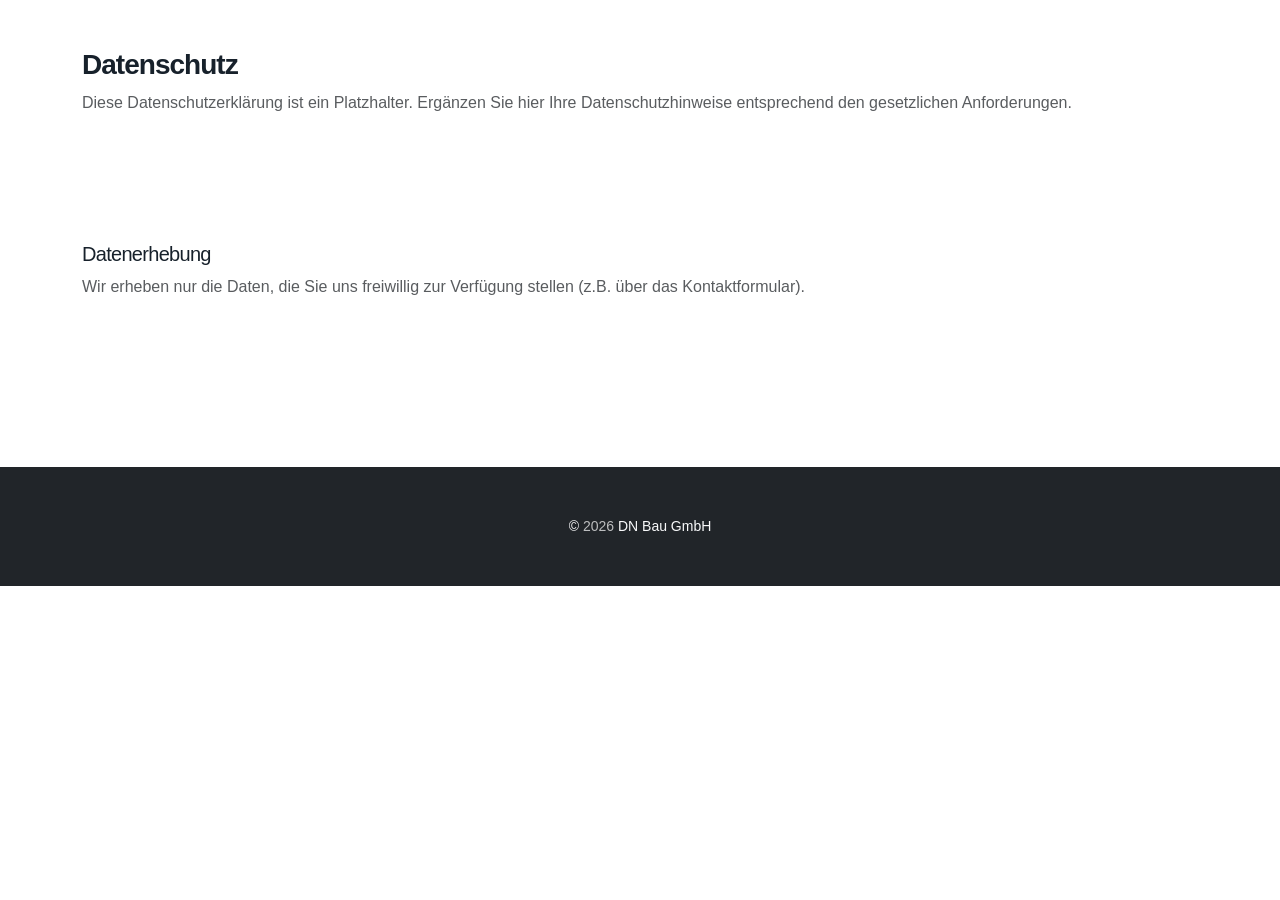
<file: datenschutz.html>
<!doctype html>
<html lang="de">
<head>
  <meta charset="utf-8">
  <meta name="viewport" content="width=device-width,initial-scale=1">
  <title>Datenschutz — DN Bau GmbH</title>
  <meta name="description" content="Datenschutzerklärung — Hinweise zum Umgang mit personenbezogenen Daten.">
  <link href="https://cdn.jsdelivr.net/npm/bootstrap@5.3.8/dist/css/bootstrap.min.css" rel="stylesheet">
  <link rel="stylesheet" href="style.css">
  <link rel="icon" href="img/logo/DNBauGmbHlogo.png">
  <link rel="canonical" href="https://example.com/datenschutz.html">
</head>
<body>
  <main class="py-5">
    <div class="container">
      <h1 class="h3 fw-bold">Datenschutz</h1>
      <p class="text-muted">Diese Datenschutzerklärung ist ein Platzhalter. Ergänzen Sie hier Ihre Datenschutzhinweise entsprechend den gesetzlichen Anforderungen.</p>
      <section class="mt-4">
        <h2 class="h5">Datenerhebung</h2>
        <p class="text-muted">Wir erheben nur die Daten, die Sie uns freiwillig zur Verfügung stellen (z.B. über das Kontaktformular).</p>
      </section>
    </div>
  </main>

  <footer class="bg-dark text-light py-5">
    <div class="container text-center small">© <span id="current-year">2026</span> DN Bau GmbH</div>
  </footer>

  <script src="https://cdn.jsdelivr.net/npm/bootstrap@5.3.8/dist/js/bootstrap.bundle.min.js"></script>
  <script src="js/main.js" defer></script>
</body>
</html>
</file>
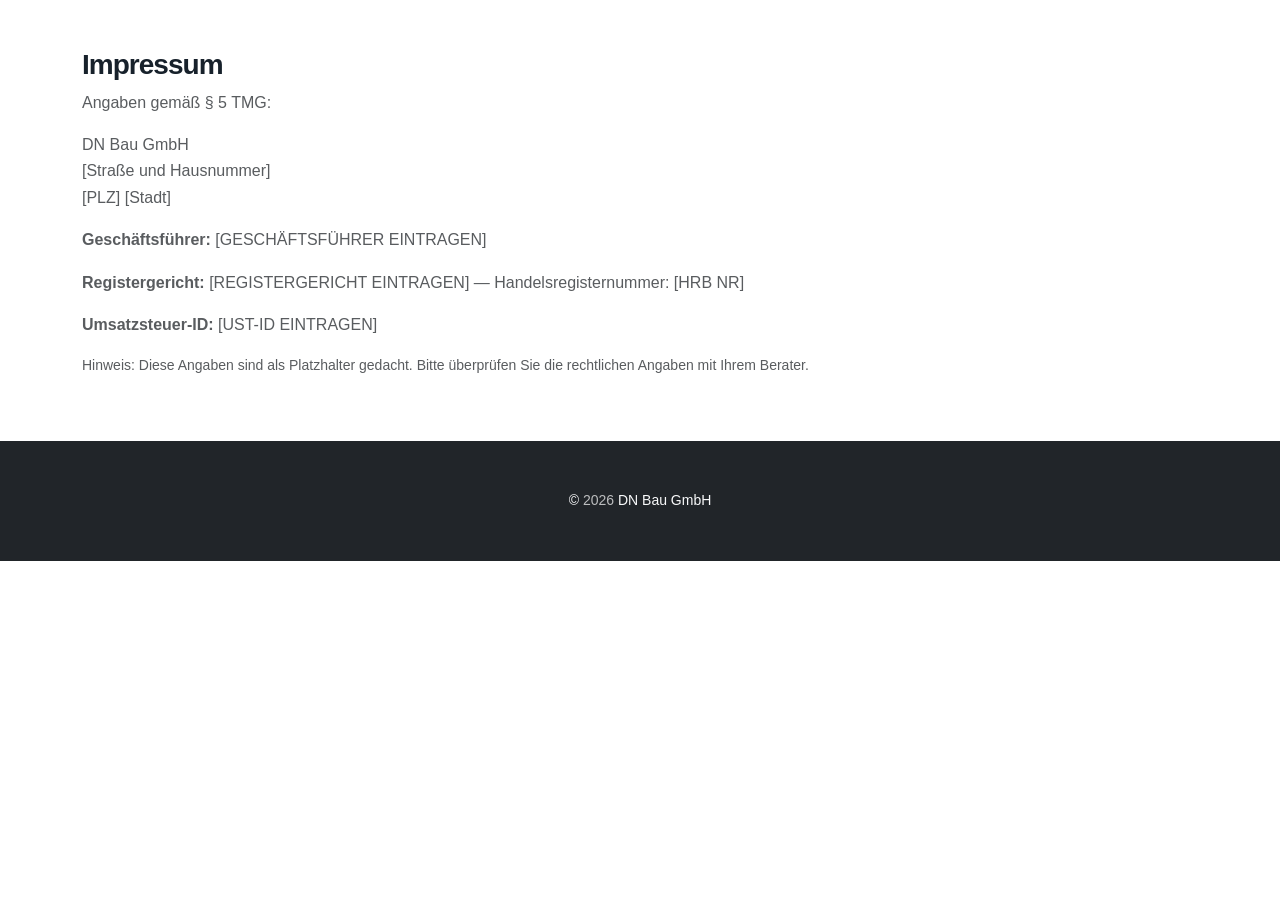
<file: impressum.html>
<!doctype html>
<html lang="de">
<head>
  <meta charset="utf-8">
  <meta name="viewport" content="width=device-width,initial-scale=1">
  <title>Impressum — DN Bau GmbH</title>
  <meta name="description" content="Impressum von DN Bau GmbH. Rechtliche Informationen und Kontaktdaten.">
  <link href="https://cdn.jsdelivr.net/npm/bootstrap@5.3.8/dist/css/bootstrap.min.css" rel="stylesheet">
  <link rel="stylesheet" href="style.css">
  <link rel="icon" href="img/logo/DNBauGmbHlogo.png">
  <link rel="canonical" href="https://example.com/impressum.html">
</head>
<body>
  <main class="py-5">
    <div class="container">
      <h1 class="h3 fw-bold">Impressum</h1>
      <p class="text-muted">Angaben gemäß § 5 TMG:</p>
      <address class="text-muted">
        DN Bau GmbH<br>
        [Straße und Hausnummer]<br>
        [PLZ] [Stadt]
      </address>

      <p class="text-muted"><strong>Geschäftsführer:</strong> [GESCHÄFTSFÜHRER EINTRAGEN]</p>
      <p class="text-muted"><strong>Registergericht:</strong> [REGISTERGERICHT EINTRAGEN] — Handelsregisternummer: [HRB NR]</p>
      <p class="text-muted"><strong>Umsatzsteuer-ID:</strong> [UST-ID EINTRAGEN]</p>

      <p class="text-muted small">Hinweis: Diese Angaben sind als Platzhalter gedacht. Bitte überprüfen Sie die rechtlichen Angaben mit Ihrem Berater.</p>
    </div>
  </main>

  <footer class="bg-dark text-light py-5">
    <div class="container text-center small">© <span id="current-year">2026</span> DN Bau GmbH</div>
  </footer>

  <script src="https://cdn.jsdelivr.net/npm/bootstrap@5.3.8/dist/js/bootstrap.bundle.min.js"></script>
  <script src="js/main.js" defer></script>
</body>
</html>
</file>
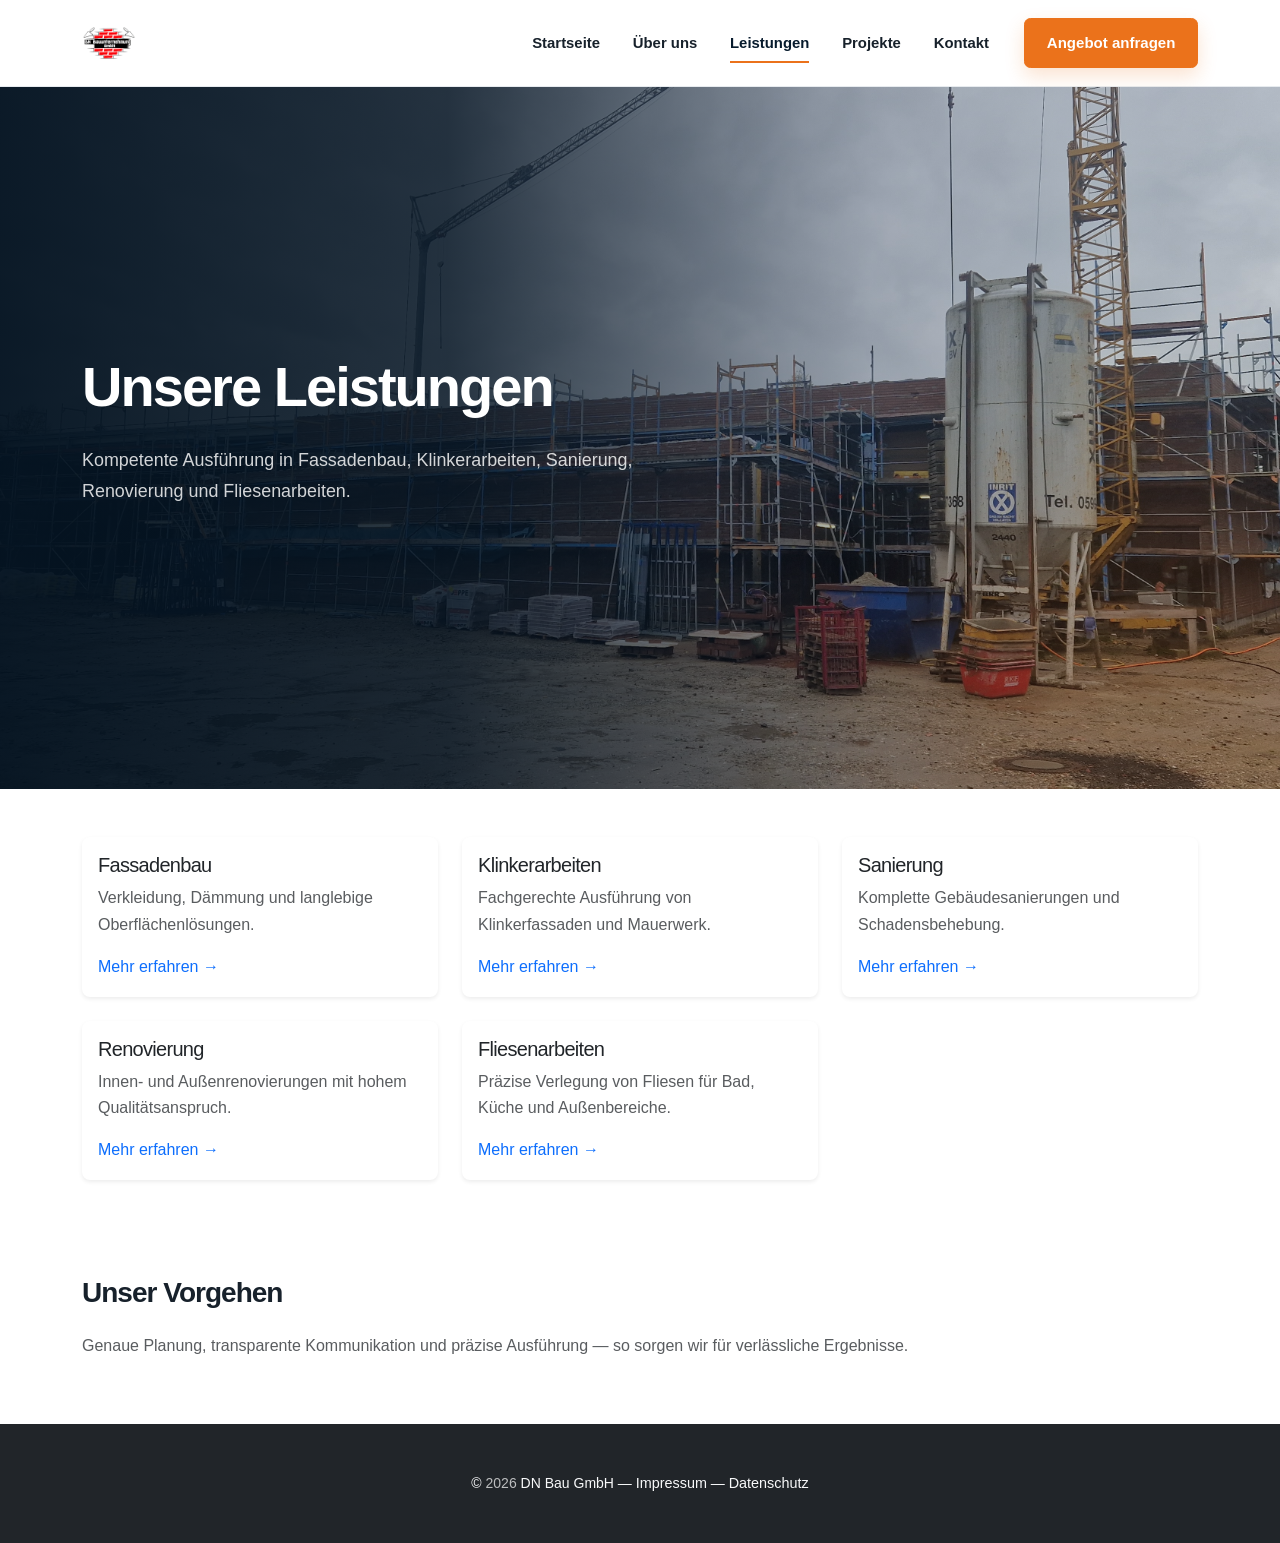
<file: services.html>
<!doctype html>
<html lang="de">
<head>
  <meta charset="utf-8">
  <meta name="viewport" content="width=device-width,initial-scale=1">
  <title>Leistungen — DN Bau GmbH</title>
  <meta name="description" content="Unsere Leistungen: Fassadenbau, Klinkerarbeiten, Sanierung, Renovierung, Fliesenarbeiten. Kompetent und zuverlässig.">
  <meta property="og:title" content="Leistungen — DN Bau GmbH">
  <meta property="og:description" content="Fassadenbau, Klinkerarbeiten, Sanierung, Renovierung und Fliesenarbeiten.">
  <meta property="og:image" content="https://example.com/img/cover/Dn_bauuntermehmung_cover.jpg">
  <meta name="twitter:card" content="summary">
  <link href="https://cdn.jsdelivr.net/npm/bootstrap@5.3.8/dist/css/bootstrap.min.css" rel="stylesheet">
  <link href="https://cdn.jsdelivr.net/npm/bootstrap-icons@1.11.3/font/bootstrap-icons.css" rel="stylesheet">
  <link rel="stylesheet" href="style.css">
  <link rel="icon" href="img/logo/DNBauGmbHlogo.png">
  <link rel="canonical" href="https://example.com/services.html">
</head>
<body>
  <header>
    <nav class="navbar navbar-expand-lg bg-white shadow-sm">
      <div class="container">
        <a class="navbar-brand" href="index.html"><img src="img/logo/DNBauGmbHlogo.png" alt="DN Bau GmbH" height="48" decoding="async"></a>
        <button class="navbar-toggler" type="button" data-bs-toggle="collapse" data-bs-target="#mainNavigation" aria-controls="mainNavigation" aria-expanded="false" aria-label="Navigation öffnen">
          <span class="navbar-toggler-icon"></span>
        </button>
        <div class="collapse navbar-collapse" id="mainNavigation">
          <ul class="navbar-nav ms-auto">
            <li class="nav-item"><a class="nav-link" href="index.html">Startseite</a></li>
            <li class="nav-item"><a class="nav-link" href="about.html">Über uns</a></li>
            <li class="nav-item"><a class="nav-link active" aria-current="page" href="services.html">Leistungen</a></li>
            <li class="nav-item"><a class="nav-link" href="projects.html">Projekte</a></li>
            <li class="nav-item"><a class="nav-link" href="contact.html">Kontakt</a></li>
            <li class="nav-item ms-3"><a class="btn btn-primary" href="contact.html">Angebot anfragen</a></li>
          </ul>
        </div>
      </div>
    </nav>
  </header>

  <main>
    <section class="hero py-5" aria-labelledby="services-hero">
      <div class="container">
        <div class="row align-items-center">
          <div class="col-lg-8">
            <h1 id="services-hero" class="display-4 fw-bold">Unsere Leistungen</h1>
            <p class="lead text-muted">Kompetente Ausführung in Fassadenbau, Klinkerarbeiten, Sanierung, Renovierung und Fliesenarbeiten.</p>
          </div>
        </div>
      </div>
    </section>

    <section class="py-5 bg-white" aria-labelledby="services-list">
      <div class="container">
        <div class="row g-4">
          <div class="col-12 col-md-6 col-lg-4">
            <article class="card h-100 border-0 shadow-sm rounded-3 p-3">
              <h3 class="h5">Fassadenbau</h3>
              <p class="text-muted">Verkleidung, Dämmung und langlebige Oberflächenlösungen.</p>
              <a href="services/fassadenbau.html" class="link-primary">Mehr erfahren →</a>
            </article>
          </div>

          <div class="col-12 col-md-6 col-lg-4">
            <article class="card h-100 border-0 shadow-sm rounded-3 p-3">
              <h3 class="h5">Klinkerarbeiten</h3>
              <p class="text-muted">Fachgerechte Ausführung von Klinkerfassaden und Mauerwerk.</p>
              <a href="services/klinkerarbeiten.html" class="link-primary">Mehr erfahren →</a>
            </article>
          </div>

          <div class="col-12 col-md-6 col-lg-4">
            <article class="card h-100 border-0 shadow-sm rounded-3 p-3">
              <h3 class="h5">Sanierung</h3>
              <p class="text-muted">Komplette Gebäudesanierungen und Schadensbehebung.</p>
              <a href="services/sanierung.html" class="link-primary">Mehr erfahren →</a>
            </article>
          </div>

          <div class="col-12 col-md-6 col-lg-4">
            <article class="card h-100 border-0 shadow-sm rounded-3 p-3">
              <h3 class="h5">Renovierung</h3>
              <p class="text-muted">Innen- und Außenrenovierungen mit hohem Qualitätsanspruch.</p>
              <a href="services/renovierung.html" class="link-primary">Mehr erfahren →</a>
            </article>
          </div>

          <div class="col-12 col-md-6 col-lg-4">
            <article class="card h-100 border-0 shadow-sm rounded-3 p-3">
              <h3 class="h5">Fliesenarbeiten</h3>
              <p class="text-muted">Präzise Verlegung von Fliesen für Bad, Küche und Außenbereiche.</p>
              <a href="services/fliesenarbeiten.html" class="link-primary">Mehr erfahren →</a>
            </article>
          </div>
        </div>
      </div>
    </section>

    <section class="py-5" aria-labelledby="services-process">
      <div class="container">
        <header class="mb-4">
          <h2 id="services-process" class="h3 fw-bold">Unser Vorgehen</h2>
        </header>
        <p class="text-muted">Genaue Planung, transparente Kommunikation und präzise Ausführung — so sorgen wir für verlässliche Ergebnisse.</p>
      </div>
    </section>
  </main>

  <footer class="bg-dark text-light py-5">
    <div class="container text-center small">© <span id="current-year">2026</span> DN Bau GmbH — <a href="impressum.html" class="text-light">Impressum</a> — <a href="datenschutz.html" class="text-light">Datenschutz</a></div>
  </footer>

  <script src="https://cdn.jsdelivr.net/npm/bootstrap@5.3.8/dist/js/bootstrap.bundle.min.js"></script>
  <script src="js/main.js" defer></script>
</body>
</html>
</file>
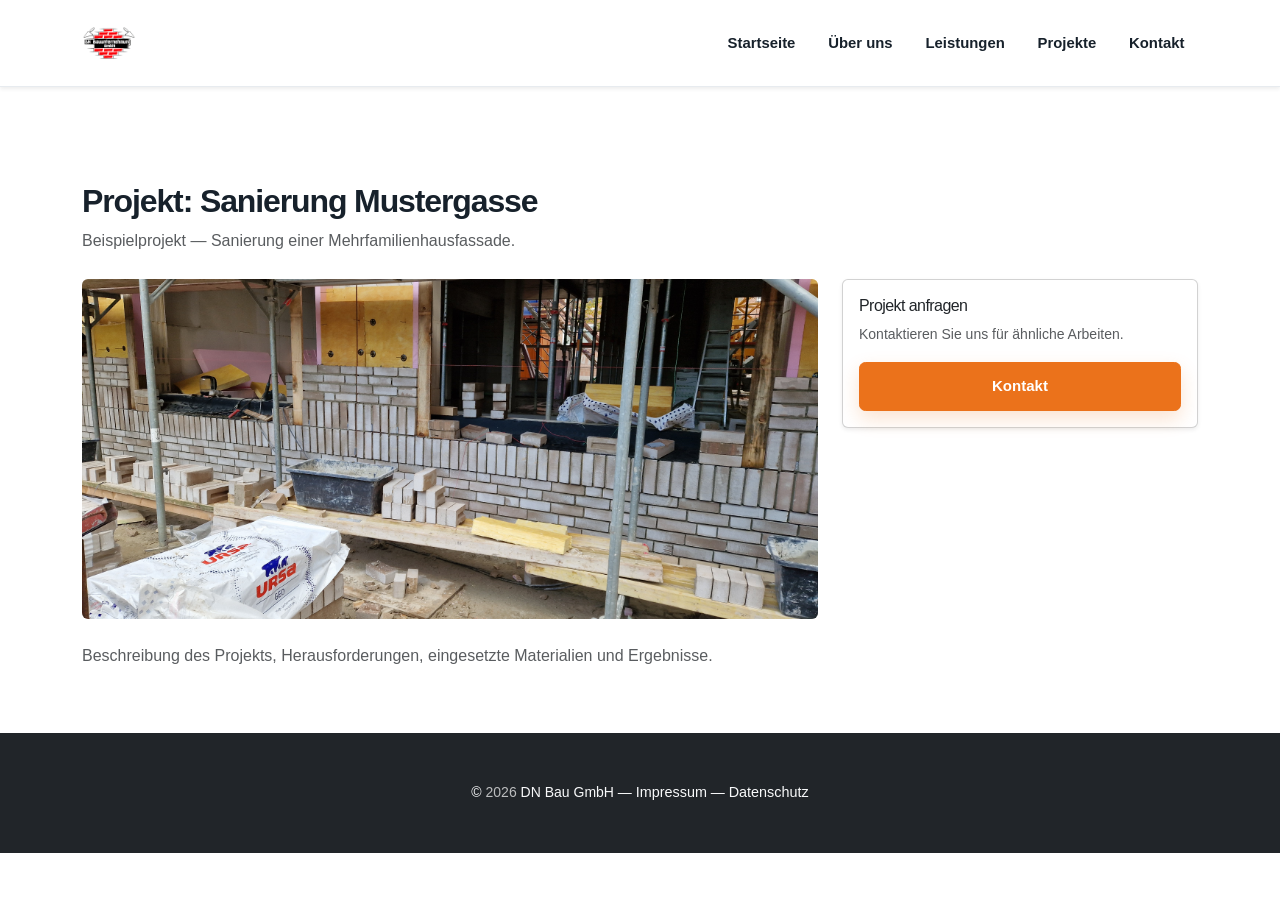
<file: projects/project-detail.html>
<!doctype html>
<html lang="de">
<head>
  <meta charset="utf-8">
  <meta name="viewport" content="width=device-width,initial-scale=1">
  <title>Projekt — DN Bau GmbH</title>
  <meta name="description" content="Projektdetails — Beispielprojekt für DN Bau GmbH.">
  <link href="https://cdn.jsdelivr.net/npm/bootstrap@5.3.8/dist/css/bootstrap.min.css" rel="stylesheet">
  <link href="https://cdn.jsdelivr.net/npm/bootstrap-icons@1.11.3/font/bootstrap-icons.css" rel="stylesheet">
  <link rel="stylesheet" href="../style.css">
  <link rel="icon" href="../img/logo/DNBauGmbHlogo.png">
  <link rel="canonical" href="https://example.com/projects/project-detail.html">
  <meta name="robots" content="index,follow">
  <script type="application/ld+json">{"@context":"https://schema.org","@type":"Project","name":"Sanierung Mustergasse"}</script>
</head>
<body>
  <header>
    <nav class="navbar navbar-expand-lg bg-white shadow-sm">
      <div class="container">
        <a class="navbar-brand" href="../index.html"><img src="../img/logo/DNBauGmbHlogo.png" alt="DN Bau GmbH" height="48" decoding="async"></a>
        <button class="navbar-toggler" type="button" data-bs-toggle="collapse" data-bs-target="#mainNavigation" aria-controls="#mainNavigation" aria-expanded="false" aria-label="Navigation öffnen">
          <span class="navbar-toggler-icon"></span>
        </button>
        <div class="collapse navbar-collapse" id="mainNavigation">
          <ul class="navbar-nav ms-auto">
            <li class="nav-item"><a class="nav-link" href="../index.html">Startseite</a></li>
            <li class="nav-item"><a class="nav-link" href="../about.html">Über uns</a></li>
            <li class="nav-item"><a class="nav-link" href="../services.html">Leistungen</a></li>
            <li class="nav-item"><a class="nav-link" href="../projects.html">Projekte</a></li>
            <li class="nav-item"><a class="nav-link" href="../contact.html">Kontakt</a></li>
          </ul>
        </div>
      </div>
    </nav>
  </header>

  <main class="py-5">
    <div class="container">
      <nav aria-label="Breadcrumb">
        <ol class="breadcrumb">
          <li class="breadcrumb-item"><a href="../index.html">Startseite</a></li>
          <li class="breadcrumb-item"><a href="../projects.html">Projekte</a></li>
          <li class="breadcrumb-item active" aria-current="page">Projektdetails</li>
        </ol>
      </nav>

      <header class="mb-4">
        <h1 class="h2 fw-bold">Projekt: Sanierung Mustergasse</h1>
        <p class="text-muted">Beispielprojekt — Sanierung einer Mehrfamilienhausfassade.</p>
      </header>

      <div class="row">
        <div class="col-lg-8">
          <img src="../img/Dn_bauuntermehmung_cover4.jpg" alt="Projektbild" class="img-fluid rounded mb-4" loading="lazy" decoding="async" srcset="../img/Dn_bauuntermehmung_cover4.jpg 1x" sizes="(max-width: 768px) 100vw, 50vw">
          <p class="text-muted">Beschreibung des Projekts, Herausforderungen, eingesetzte Materialien und Ergebnisse.</p>
        </div>
        <aside class="col-lg-4">
          <div class="card p-3 shadow-sm">
            <h4 class="h6">Projekt anfragen</h4>
            <p class="small text-muted">Kontaktieren Sie uns für ähnliche Arbeiten.</p>
            <a class="btn btn-primary" href="../contact.html">Kontakt</a>
          </div>
        </aside>
      </div>
    </div>
  </main>

  <footer class="bg-dark text-light py-5">
    <div class="container text-center small">© <span id="current-year">2026</span> DN Bau GmbH — <a href="../impressum.html" class="text-light">Impressum</a> — <a href="../datenschutz.html" class="text-light">Datenschutz</a></div>
  </footer>

  <script src="https://cdn.jsdelivr.net/npm/bootstrap@5.3.8/dist/js/bootstrap.bundle.min.js"></script>
  <script src="../js/main.js" defer></script>
</body>
</html>
</file>
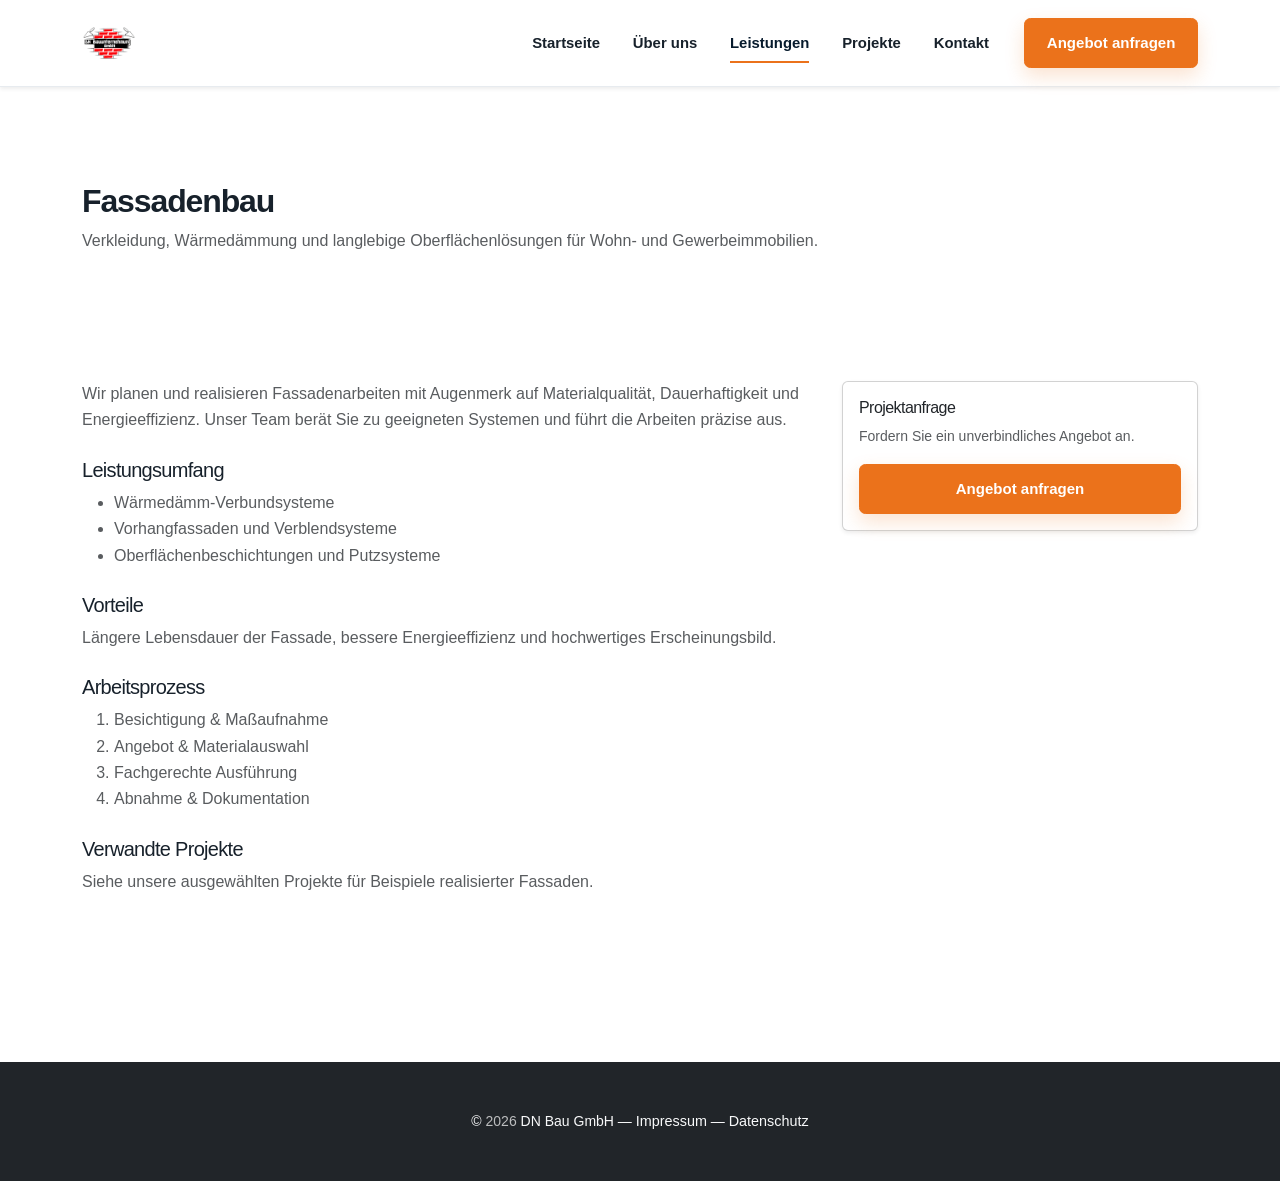
<file: services/fassadenbau.html>
<!doctype html>
<html lang="de">
<head>
  <meta charset="utf-8">
  <meta name="viewport" content="width=device-width,initial-scale=1">
  <title>Fassadenbau — DN Bau GmbH</title>
  <meta name="description" content="Fassadenbau: Verkleidung, Wärmedämmung und langlebige Oberflächenlösungen. Kontaktieren Sie DN Bau für ein Angebot.">
  <link href="https://cdn.jsdelivr.net/npm/bootstrap@5.3.8/dist/css/bootstrap.min.css" rel="stylesheet">
  <link href="https://cdn.jsdelivr.net/npm/bootstrap-icons@1.11.3/font/bootstrap-icons.css" rel="stylesheet">
  <link rel="stylesheet" href="../style.css">
  <link rel="icon" href="../img/logo/DNBauGmbHlogo.png">
  <link rel="canonical" href="https://example.com/services/fassadenbau.html">
</head>
<body>
  <header>
    <nav class="navbar navbar-expand-lg bg-white shadow-sm">
      <div class="container">
        <a class="navbar-brand" href="../index.html"><img src="../img/logo/DNBauGmbHlogo.png" alt="DN Bau GmbH" height="48" decoding="async"></a>
        <button class="navbar-toggler" type="button" data-bs-toggle="collapse" data-bs-target="#mainNavigation" aria-controls="mainNavigation" aria-expanded="false" aria-label="Navigation öffnen">
          <span class="navbar-toggler-icon"></span>
        </button>
        <div class="collapse navbar-collapse" id="mainNavigation">
          <ul class="navbar-nav ms-auto">
            <li class="nav-item"><a class="nav-link" href="../index.html">Startseite</a></li>
            <li class="nav-item"><a class="nav-link" href="../about.html">Über uns</a></li>
            <li class="nav-item"><a class="nav-link active" aria-current="page" href="../services.html">Leistungen</a></li>
            <li class="nav-item"><a class="nav-link" href="../projects.html">Projekte</a></li>
            <li class="nav-item"><a class="nav-link" href="../contact.html">Kontakt</a></li>
            <li class="nav-item ms-3"><a class="btn btn-primary" href="../contact.html">Angebot anfragen</a></li>
          </ul>
        </div>
      </div>
    </nav>
  </header>

  <main class="py-5">
    <div class="container">
      <nav aria-label="Breadcrumb">
        <ol class="breadcrumb">
          <li class="breadcrumb-item"><a href="../index.html">Startseite</a></li>
          <li class="breadcrumb-item"><a href="../services.html">Leistungen</a></li>
          <li class="breadcrumb-item active" aria-current="page">Fassadenbau</li>
        </ol>
      </nav>

      <header class="mb-4">
        <h1 class="h2 fw-bold">Fassadenbau</h1>
        <p class="text-muted">Verkleidung, Wärmedämmung und langlebige Oberflächenlösungen für Wohn- und Gewerbeimmobilien.</p>
      </header>

      <section class="row">
        <div class="col-lg-8">
          <p class="text-muted">Wir planen und realisieren Fassadenarbeiten mit Augenmerk auf Materialqualität, Dauerhaftigkeit und Energieeffizienz. Unser Team berät Sie zu geeigneten Systemen und führt die Arbeiten präzise aus.</p>

          <h3 class="h5 mt-4">Leistungsumfang</h3>
          <ul class="text-muted">
            <li>Wärmedämm-Verbundsysteme</li>
            <li>Vorhangfassaden und Verblendsysteme</li>
            <li>Oberflächenbeschichtungen und Putzsysteme</li>
          </ul>

          <h3 class="h5 mt-4">Vorteile</h3>
          <p class="text-muted">Längere Lebensdauer der Fassade, bessere Energieeffizienz und hochwertiges Erscheinungsbild.</p>

          <h3 class="h5 mt-4">Arbeitsprozess</h3>
          <ol class="text-muted">
            <li>Besichtigung & Maßaufnahme</li>
            <li>Angebot & Materialauswahl</li>
            <li>Fachgerechte Ausführung</li>
            <li>Abnahme & Dokumentation</li>
          </ol>

          <h3 class="h5 mt-4">Verwandte Projekte</h3>
          <p class="text-muted">Siehe unsere ausgewählten Projekte für Beispiele realisierter Fassaden.</p>
        </div>

        <aside class="col-lg-4">
          <div class="card p-3 shadow-sm">
            <h4 class="h6">Projektanfrage</h4>
            <p class="text-muted small">Fordern Sie ein unverbindliches Angebot an.</p>
            <a class="btn btn-primary" href="../contact.html">Angebot anfragen</a>
          </div>
        </aside>
      </section>
    </div>
  </main>

  <footer class="bg-dark text-light py-5">
    <div class="container text-center small">© <span id="current-year">2026</span> DN Bau GmbH — <a href="../impressum.html" class="text-light">Impressum</a> — <a href="../datenschutz.html" class="text-light">Datenschutz</a></div>
  </footer>

  <script src="https://cdn.jsdelivr.net/npm/bootstrap@5.3.8/dist/js/bootstrap.bundle.min.js"></script>
  <script src="../js/main.js" defer></script>
</body>
</html>
</file>
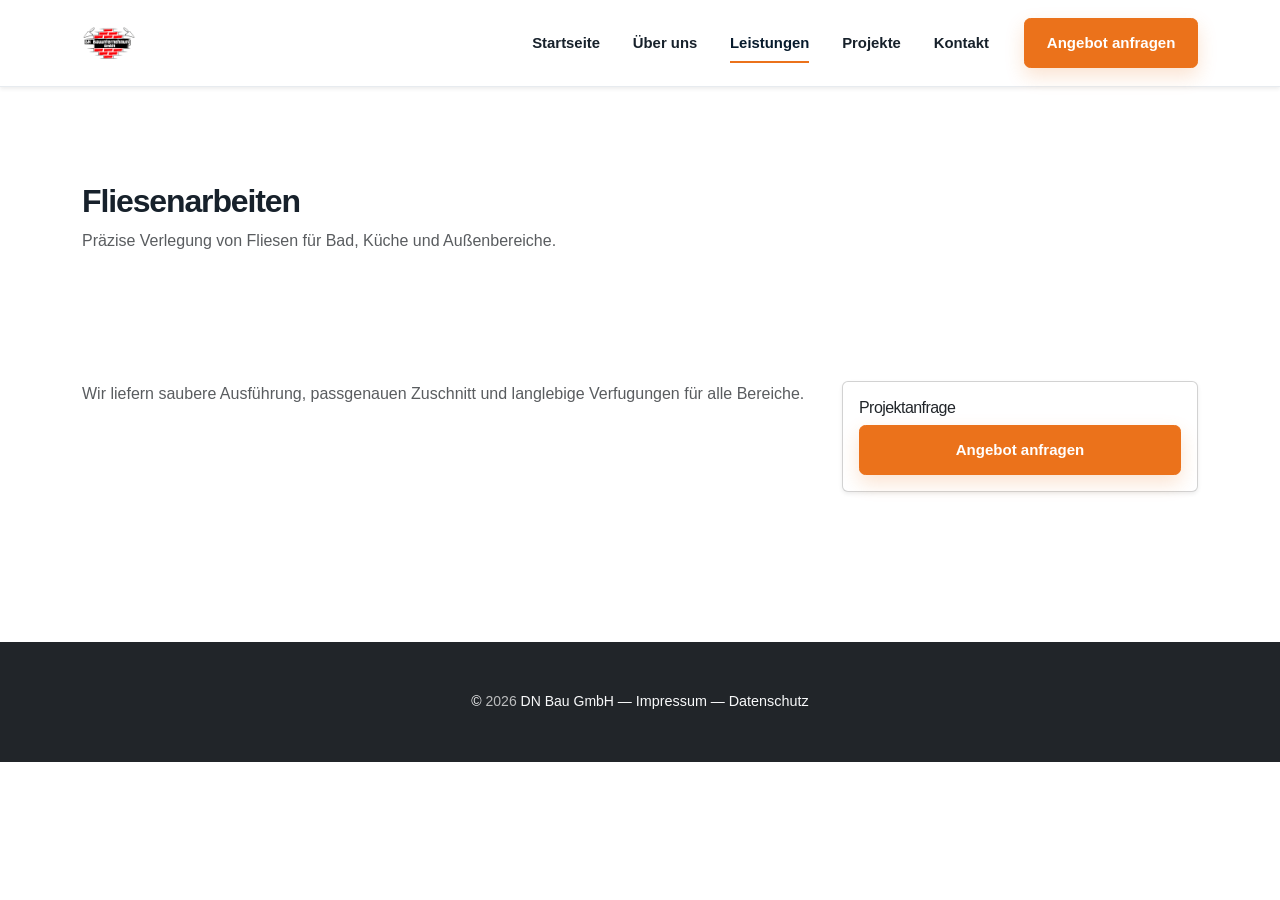
<file: services/fliesenarbeiten.html>
<!doctype html>
<html lang="de">
<head>
  <meta charset="utf-8">
  <meta name="viewport" content="width=device-width,initial-scale=1">
  <title>Fliesenarbeiten — DN Bau GmbH</title>
  <meta name="description" content="Fliesenarbeiten: Präzise Verlegung von Fliesen für Bad, Küche und Außenbereiche.">
  <link href="https://cdn.jsdelivr.net/npm/bootstrap@5.3.8/dist/css/bootstrap.min.css" rel="stylesheet">
  <link href="https://cdn.jsdelivr.net/npm/bootstrap-icons@1.11.3/font/bootstrap-icons.css" rel="stylesheet">
  <link rel="stylesheet" href="../style.css">
  <link rel="icon" href="../img/logo/DNBauGmbHlogo.png">
  <link rel="canonical" href="https://example.com/services/fliesenarbeiten.html">
</head>
<body>
  <header>
    <nav class="navbar navbar-expand-lg bg-white shadow-sm">
      <div class="container">
        <a class="navbar-brand" href="../index.html"><img src="../img/logo/DNBauGmbHlogo.png" alt="DN Bau GmbH" height="48" decoding="async"></a>
        <button class="navbar-toggler" type="button" data-bs-toggle="collapse" data-bs-target="#mainNavigation" aria-controls="mainNavigation" aria-expanded="false" aria-label="Navigation öffnen">
          <span class="navbar-toggler-icon"></span>
        </button>
        <div class="collapse navbar-collapse" id="mainNavigation">
          <ul class="navbar-nav ms-auto">
            <li class="nav-item"><a class="nav-link" href="../index.html">Startseite</a></li>
            <li class="nav-item"><a class="nav-link" href="../about.html">Über uns</a></li>
            <li class="nav-item"><a class="nav-link active" aria-current="page" href="../services.html">Leistungen</a></li>
            <li class="nav-item"><a class="nav-link" href="../projects.html">Projekte</a></li>
            <li class="nav-item"><a class="nav-link" href="../contact.html">Kontakt</a></li>
            <li class="nav-item ms-3"><a class="btn btn-primary" href="../contact.html">Angebot anfragen</a></li>
          </ul>
        </div>
      </div>
    </nav>
  </header>

  <main class="py-5">
    <div class="container">
      <nav aria-label="Breadcrumb">
        <ol class="breadcrumb">
          <li class="breadcrumb-item"><a href="../index.html">Startseite</a></li>
          <li class="breadcrumb-item"><a href="../services.html">Leistungen</a></li>
          <li class="breadcrumb-item active" aria-current="page">Fliesenarbeiten</li>
        </ol>
      </nav>

      <header class="mb-4">
        <h1 class="h2 fw-bold">Fliesenarbeiten</h1>
        <p class="text-muted">Präzise Verlegung von Fliesen für Bad, Küche und Außenbereiche.</p>
      </header>

      <section class="row">
        <div class="col-lg-8">
          <p class="text-muted">Wir liefern saubere Ausführung, passgenauen Zuschnitt und langlebige Verfugungen für alle Bereiche.</p>
        </div>
        <aside class="col-lg-4">
          <div class="card p-3 shadow-sm">
            <h4 class="h6">Projektanfrage</h4>
            <a class="btn btn-primary" href="../contact.html">Angebot anfragen</a>
          </div>
        </aside>
      </section>
    </div>
  </main>

  <footer class="bg-dark text-light py-5">
    <div class="container text-center small">© <span id="current-year">2026</span> DN Bau GmbH — <a href="../impressum.html" class="text-light">Impressum</a> — <a href="../datenschutz.html" class="text-light">Datenschutz</a></div>
  </footer>

  <script src="https://cdn.jsdelivr.net/npm/bootstrap@5.3.8/dist/js/bootstrap.bundle.min.js"></script>
  <script src="../js/main.js" defer></script>
</body>
</html>
</file>
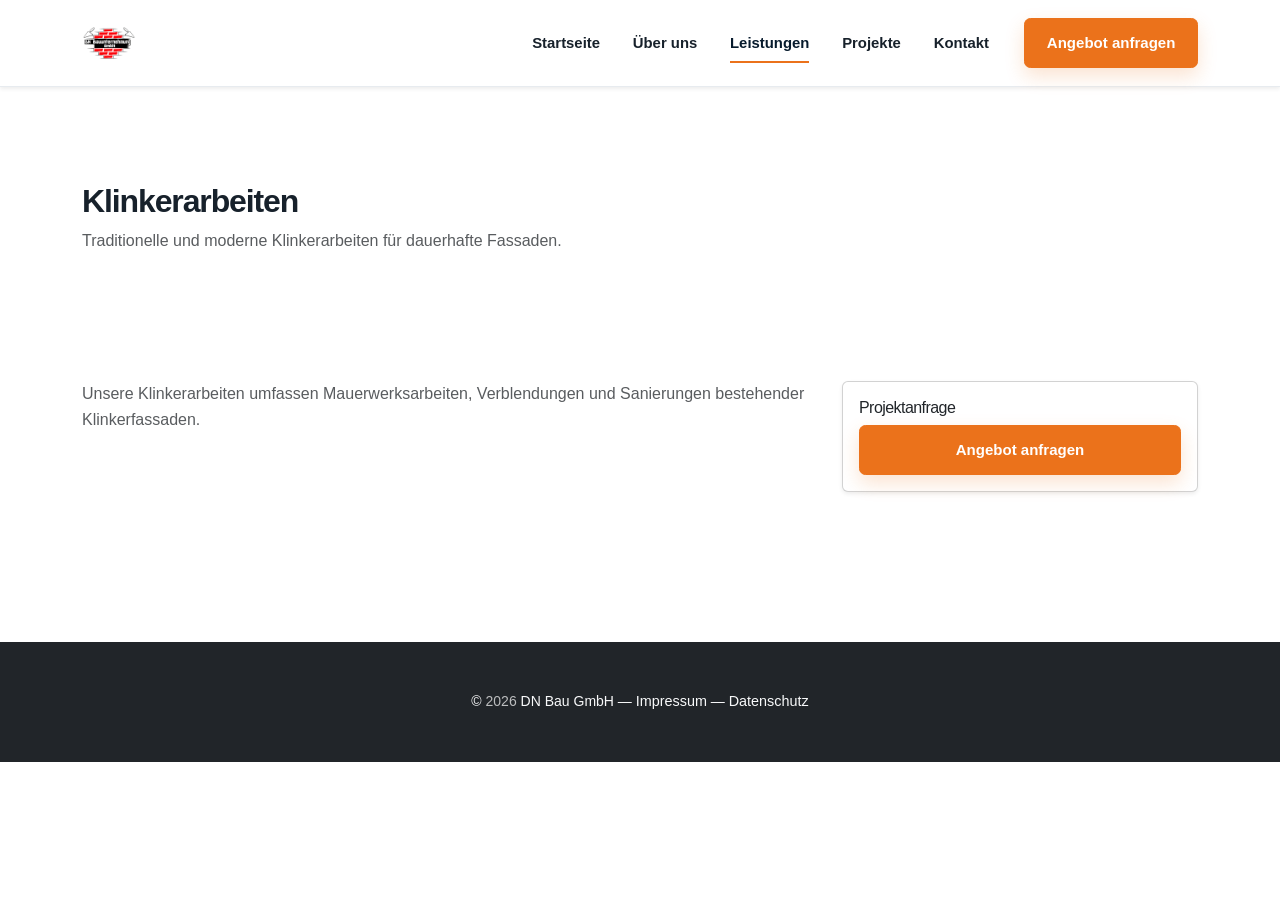
<file: services/klinkerarbeiten.html>
<!doctype html>
<html lang="de">
<head>
  <meta charset="utf-8">
  <meta name="viewport" content="width=device-width,initial-scale=1">
  <title>Klinkerarbeiten — DN Bau GmbH</title>
  <meta name="description" content="Klinkerarbeiten: Fachgerechte Ausführung von Klinkerfassaden und Mauerwerk.">
  <link href="https://cdn.jsdelivr.net/npm/bootstrap@5.3.8/dist/css/bootstrap.min.css" rel="stylesheet">
  <link href="https://cdn.jsdelivr.net/npm/bootstrap-icons@1.11.3/font/bootstrap-icons.css" rel="stylesheet">
  <link rel="stylesheet" href="../style.css">
  <link rel="canonical" href="https://example.com/services/klinkerarbeiten.html">
  <link rel="icon" href="../img/logo/DNBauGmbHlogo.png">
</head>
<body>
  <header>
    <nav class="navbar navbar-expand-lg bg-white shadow-sm">
      <div class="container">
        <a class="navbar-brand" href="../index.html"><img src="../img/logo/DNBauGmbHlogo.png" alt="DN Bau GmbH" height="48" decoding="async"></a>
        <button class="navbar-toggler" type="button" data-bs-toggle="collapse" data-bs-target="#mainNavigation" aria-controls="mainNavigation" aria-expanded="false" aria-label="Navigation öffnen">
          <span class="navbar-toggler-icon"></span>
        </button>
        <div class="collapse navbar-collapse" id="mainNavigation">
          <ul class="navbar-nav ms-auto">
            <li class="nav-item"><a class="nav-link" href="../index.html">Startseite</a></li>
            <li class="nav-item"><a class="nav-link" href="../about.html">Über uns</a></li>
            <li class="nav-item"><a class="nav-link active" aria-current="page" href="../services.html">Leistungen</a></li>
            <li class="nav-item"><a class="nav-link" href="../projects.html">Projekte</a></li>
            <li class="nav-item"><a class="nav-link" href="../contact.html">Kontakt</a></li>
            <li class="nav-item ms-3"><a class="btn btn-primary" href="../contact.html">Angebot anfragen</a></li>
          </ul>
        </div>
      </div>
    </nav>
  </header>

  <main class="py-5">
    <div class="container">
      <nav aria-label="Breadcrumb">
        <ol class="breadcrumb">
          <li class="breadcrumb-item"><a href="../index.html">Startseite</a></li>
          <li class="breadcrumb-item"><a href="../services.html">Leistungen</a></li>
          <li class="breadcrumb-item active" aria-current="page">Klinkerarbeiten</li>
        </ol>
      </nav>

      <header class="mb-4">
        <h1 class="h2 fw-bold">Klinkerarbeiten</h1>
        <p class="text-muted">Traditionelle und moderne Klinkerarbeiten für dauerhafte Fassaden.</p>
      </header>

      <section class="row">
        <div class="col-lg-8">
          <p class="text-muted">Unsere Klinkerarbeiten umfassen Mauerwerksarbeiten, Verblendungen und Sanierungen bestehender Klinkerfassaden.</p>
        </div>
        <aside class="col-lg-4">
          <div class="card p-3 shadow-sm">
            <h4 class="h6">Projektanfrage</h4>
            <a class="btn btn-primary" href="../contact.html">Angebot anfragen</a>
          </div>
        </aside>
      </section>
    </div>
  </main>

  <footer class="bg-dark text-light py-5">
    <div class="container text-center small">© <span id="current-year">2026</span> DN Bau GmbH — <a href="../impressum.html" class="text-light">Impressum</a> — <a href="../datenschutz.html" class="text-light">Datenschutz</a></div>
  </footer>

  <script src="https://cdn.jsdelivr.net/npm/bootstrap@5.3.8/dist/js/bootstrap.bundle.min.js"></script>
  <script src="../js/main.js" defer></script>
</body>
</html>
</file>
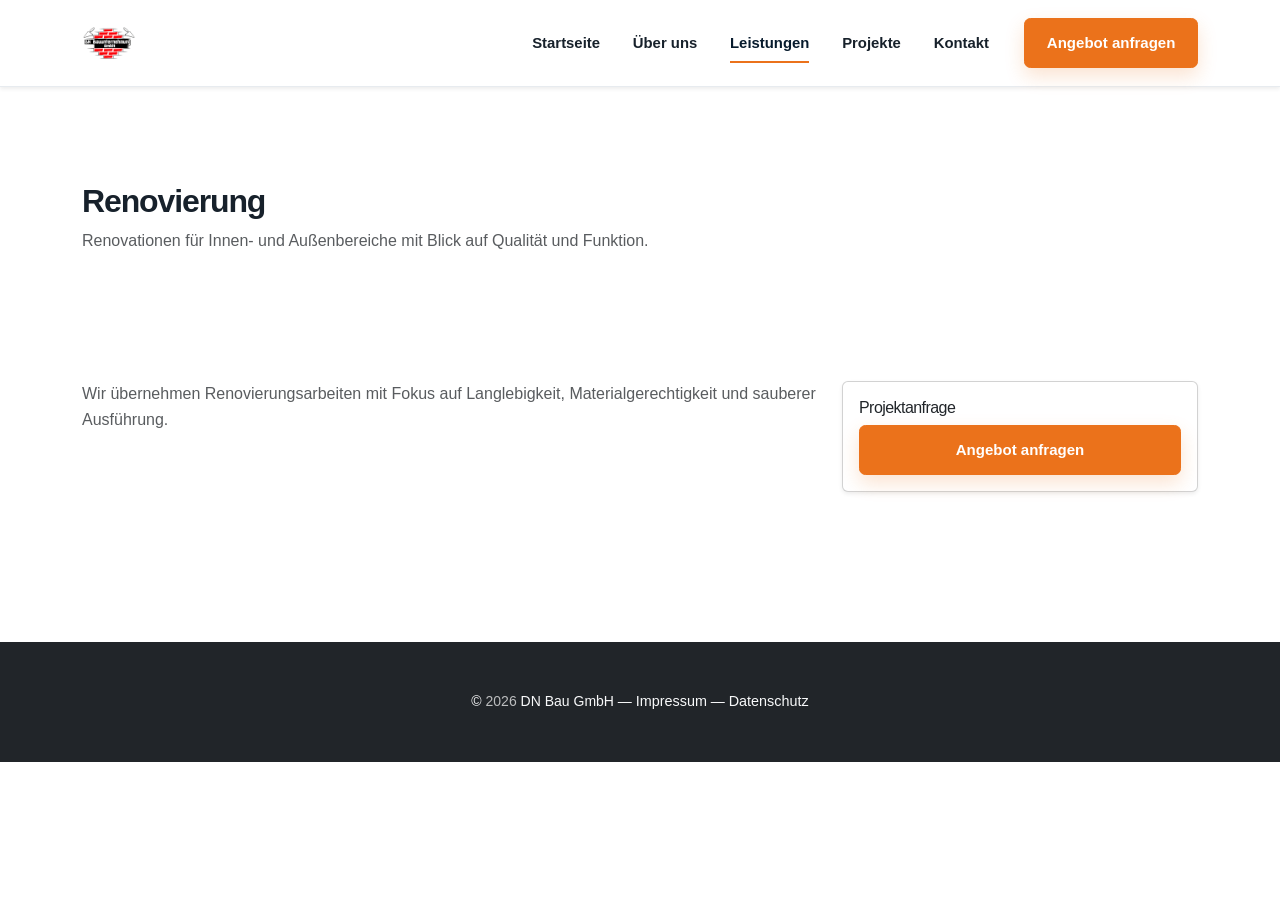
<file: services/renovierung.html>
<!doctype html>
<html lang="de">
<head>
  <meta charset="utf-8">
  <meta name="viewport" content="width=device-width,initial-scale=1">
  <title>Renovierung — DN Bau GmbH</title>
  <meta name="description" content="Renovierung: Innen- und Außenrenovierungen mit hohem Qualitätsanspruch.">
  <link href="https://cdn.jsdelivr.net/npm/bootstrap@5.3.8/dist/css/bootstrap.min.css" rel="stylesheet">
  <link href="https://cdn.jsdelivr.net/npm/bootstrap-icons@1.11.3/font/bootstrap-icons.css" rel="stylesheet">
  <link rel="stylesheet" href="../style.css">
  <link rel="icon" href="../img/logo/DNBauGmbHlogo.png">
  <link rel="canonical" href="https://example.com/services/renovierung.html">
</head>
<body>
  <header>
    <nav class="navbar navbar-expand-lg bg-white shadow-sm">
      <div class="container">
        <a class="navbar-brand" href="../index.html"><img src="../img/logo/DNBauGmbHlogo.png" alt="DN Bau GmbH" height="48" decoding="async"></a>
        <button class="navbar-toggler" type="button" data-bs-toggle="collapse" data-bs-target="#mainNavigation" aria-controls="mainNavigation" aria-expanded="false" aria-label="Navigation öffnen">
          <span class="navbar-toggler-icon"></span>
        </button>
        <div class="collapse navbar-collapse" id="mainNavigation">
          <ul class="navbar-nav ms-auto">
            <li class="nav-item"><a class="nav-link" href="../index.html">Startseite</a></li>
            <li class="nav-item"><a class="nav-link" href="../about.html">Über uns</a></li>
            <li class="nav-item"><a class="nav-link active" aria-current="page" href="../services.html">Leistungen</a></li>
            <li class="nav-item"><a class="nav-link" href="../projects.html">Projekte</a></li>
            <li class="nav-item"><a class="nav-link" href="../contact.html">Kontakt</a></li>
            <li class="nav-item ms-3"><a class="btn btn-primary" href="../contact.html">Angebot anfragen</a></li>
          </ul>
        </div>
      </div>
    </nav>
  </header>

  <main class="py-5">
    <div class="container">
      <nav aria-label="Breadcrumb">
        <ol class="breadcrumb">
          <li class="breadcrumb-item"><a href="../index.html">Startseite</a></li>
          <li class="breadcrumb-item"><a href="../services.html">Leistungen</a></li>
          <li class="breadcrumb-item active" aria-current="page">Renovierung</li>
        </ol>
      </nav>

      <header class="mb-4">
        <h1 class="h2 fw-bold">Renovierung</h1>
        <p class="text-muted">Renovationen für Innen- und Außenbereiche mit Blick auf Qualität und Funktion.</p>
      </header>

      <section class="row">
        <div class="col-lg-8">
          <p class="text-muted">Wir übernehmen Renovierungsarbeiten mit Fokus auf Langlebigkeit, Materialgerechtigkeit und sauberer Ausführung.</p>
        </div>
        <aside class="col-lg-4">
          <div class="card p-3 shadow-sm">
            <h4 class="h6">Projektanfrage</h4>
            <a class="btn btn-primary" href="../contact.html">Angebot anfragen</a>
          </div>
        </aside>
      </section>
    </div>
  </main>

  <footer class="bg-dark text-light py-5">
    <div class="container text-center small">© <span id="current-year">2026</span> DN Bau GmbH — <a href="../impressum.html" class="text-light">Impressum</a> — <a href="../datenschutz.html" class="text-light">Datenschutz</a></div>
  </footer>

  <script src="https://cdn.jsdelivr.net/npm/bootstrap@5.3.8/dist/js/bootstrap.bundle.min.js"></script>
  <script src="../js/main.js" defer></script>
</body>
</html>
</file>
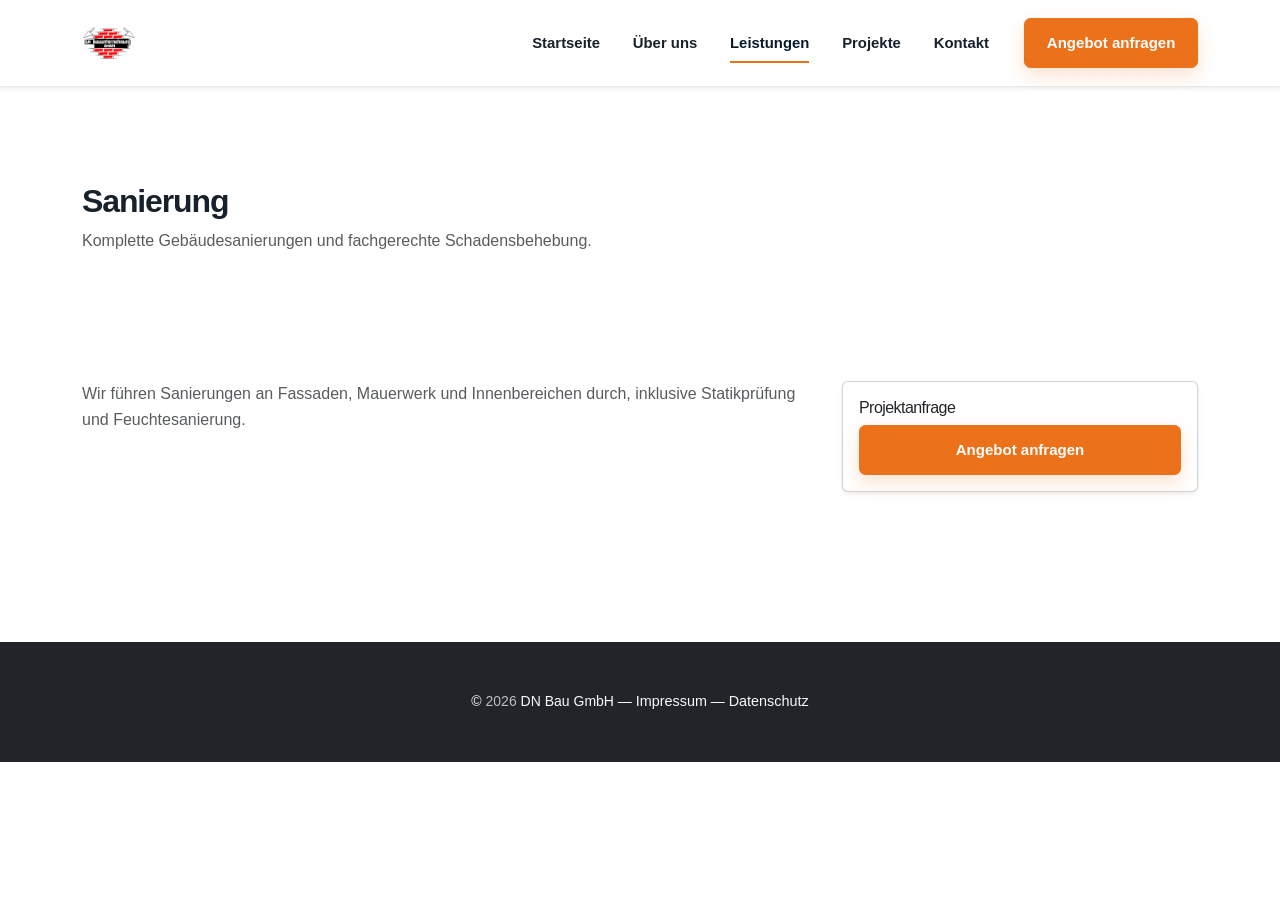
<file: services/sanierung.html>
<!doctype html>
<html lang="de">
<head>
  <meta charset="utf-8">
  <meta name="viewport" content="width=device-width,initial-scale=1">
  <title>Sanierung — DN Bau GmbH</title>
  <meta name="description" content="Sanierung: Komplette Gebäudesanierung und Schadensbehebung.">
  <link href="https://cdn.jsdelivr.net/npm/bootstrap@5.3.8/dist/css/bootstrap.min.css" rel="stylesheet">
  <link href="https://cdn.jsdelivr.net/npm/bootstrap-icons@1.11.3/font/bootstrap-icons.css" rel="stylesheet">
  <link rel="stylesheet" href="../style.css">
  <link rel="icon" href="../img/logo/DNBauGmbHlogo.png">
  <link rel="canonical" href="https://example.com/services/sanierung.html">
</head>
<body>
  <header>
    <nav class="navbar navbar-expand-lg bg-white shadow-sm">
      <div class="container">
        <a class="navbar-brand" href="../index.html"><img src="../img/logo/DNBauGmbHlogo.png" alt="DN Bau GmbH" height="48" decoding="async"></a>
        <button class="navbar-toggler" type="button" data-bs-toggle="collapse" data-bs-target="#mainNavigation" aria-controls="mainNavigation" aria-expanded="false" aria-label="Navigation öffnen">
          <span class="navbar-toggler-icon"></span>
        </button>
        <div class="collapse navbar-collapse" id="mainNavigation">
          <ul class="navbar-nav ms-auto">
            <li class="nav-item"><a class="nav-link" href="../index.html">Startseite</a></li>
            <li class="nav-item"><a class="nav-link" href="../about.html">Über uns</a></li>
            <li class="nav-item"><a class="nav-link active" aria-current="page" href="../services.html">Leistungen</a></li>
            <li class="nav-item"><a class="nav-link" href="../projects.html">Projekte</a></li>
            <li class="nav-item"><a class="nav-link" href="../contact.html">Kontakt</a></li>
            <li class="nav-item ms-3"><a class="btn btn-primary" href="../contact.html">Angebot anfragen</a></li>
          </ul>
        </div>
      </div>
    </nav>
  </header>

  <main class="py-5">
    <div class="container">
      <nav aria-label="Breadcrumb">
        <ol class="breadcrumb">
          <li class="breadcrumb-item"><a href="../index.html">Startseite</a></li>
          <li class="breadcrumb-item"><a href="../services.html">Leistungen</a></li>
          <li class="breadcrumb-item active" aria-current="page">Sanierung</li>
        </ol>
      </nav>

      <header class="mb-4">
        <h1 class="h2 fw-bold">Sanierung</h1>
        <p class="text-muted">Komplette Gebäudesanierungen und fachgerechte Schadensbehebung.</p>
      </header>

      <section class="row">
        <div class="col-lg-8">
          <p class="text-muted">Wir führen Sanierungen an Fassaden, Mauerwerk und Innenbereichen durch, inklusive Statikprüfung und Feuchtesanierung.</p>
        </div>
        <aside class="col-lg-4">
          <div class="card p-3 shadow-sm">
            <h4 class="h6">Projektanfrage</h4>
            <a class="btn btn-primary" href="../contact.html">Angebot anfragen</a>
          </div>
        </aside>
      </section>
    </div>
  </main>

  <footer class="bg-dark text-light py-5">
    <div class="container text-center small">© <span id="current-year">2026</span> DN Bau GmbH — <a href="../impressum.html" class="text-light">Impressum</a> — <a href="../datenschutz.html" class="text-light">Datenschutz</a></div>
  </footer>

  <script src="https://cdn.jsdelivr.net/npm/bootstrap@5.3.8/dist/js/bootstrap.bundle.min.js"></script>
  <script src="../js/main.js" defer></script>
</body>
</html>
</file>
<file: style.css>
/* =========================================================
   DN BAU GMBH — MAIN STYLESHEET
   ========================================================= */

/* =========================================================
   1. DESIGN TOKENS
   ========================================================= */

:root {
  --brand-primary: #102a43;
  --brand-primary-dark: #071b2d;
  --brand-primary-light: #173f61;

  --brand-accent: #eb721b;
  --brand-accent-dark: #ca570d;
  --brand-accent-soft: #fff2e8;

  --text-dark: #17212b;
  --text-body: #475467;
  --text-muted: #667085;

  --surface-white: #ffffff;
  --surface-light: #f6f8fa;
  --surface-soft: #eef3f7;
  --border-color: #e1e7ec;

  --success: #198754;
  --error: #dc3545;

  --radius-sm: 0.4rem;
  --radius-md: 0.75rem;
  --radius-lg: 1.15rem;

  --shadow-sm:
    0 0.3rem 1rem rgba(15, 42, 67, 0.07);

  --shadow-md:
    0 0.8rem 2rem rgba(15, 42, 67, 0.11);

  --shadow-lg:
    0 1.5rem 3.5rem rgba(7, 27, 45, 0.18);

  --transition-fast: 150ms;
  --transition-base: 250ms;
  --transition-slow: 400ms;

  --container-width: 1200px;
  --navbar-height: 78px;
}

/* =========================================================
   2. RESET AND BASE
   ========================================================= */

html {
  scroll-behavior: smooth;
  scroll-padding-top: calc(var(--navbar-height) + 1rem);
}

body {
  margin: 0;
  overflow-x: hidden;
  background-color: var(--surface-white);
  color: var(--text-dark);
  font-family:
    Inter,
    "Segoe UI",
    Roboto,
    Helvetica,
    Arial,
    sans-serif;
  font-size: 1rem;
  line-height: 1.65;
  -webkit-font-smoothing: antialiased;
  text-rendering: optimizeLegibility;
}

img {
  display: block;
  max-width: 100%;
  height: auto;
}

a {
  color: var(--brand-primary);
  text-decoration: none;
  transition:
    color var(--transition-base) ease,
    opacity var(--transition-base) ease;
}

a:hover {
  color: var(--brand-accent);
}

::selection {
  background-color: rgba(235, 114, 27, 0.22);
  color: var(--brand-primary-dark);
}

.container {
  width: min(100% - 2rem, var(--container-width));
}

/* =========================================================
   3. TYPOGRAPHY
   ========================================================= */

h1,
h2,
h3,
h4,
h5,
h6 {
  margin-top: 0;
  color: var(--text-dark);
  font-weight: 750;
  letter-spacing: -0.035em;
}

h1 {
  font-size: clamp(2.6rem, 5vw, 4.9rem);
  line-height: 1.02;
}

h2 {
  font-size: clamp(2rem, 3.7vw, 3.35rem);
  line-height: 1.08;
}

h3 {
  font-size: clamp(1.25rem, 2vw, 1.65rem);
  line-height: 1.2;
}

p {
  color: var(--text-body);
}

.lead {
  color: var(--text-body);
  font-size: clamp(1.05rem, 1.4vw, 1.2rem);
  line-height: 1.75;
}

.text-soft {
  color: var(--text-muted);
}

.section-label,
small.text-uppercase,
header small.text-uppercase {
  display: inline-flex;
  align-items: center;
  gap: 0.65rem;
  margin-bottom: 0.8rem;
  color: var(--brand-accent);
  font-size: 0.77rem;
  font-weight: 750;
  letter-spacing: 0.14em;
  text-transform: uppercase;
}

.section-label::after,
small.text-uppercase::after,
header small.text-uppercase::after {
  width: 2rem;
  height: 2px;
  background-color: var(--brand-accent);
  content: "";
}

.section-heading {
  max-width: 720px;
  margin-right: auto;
  margin-left: auto;
  text-align: center;
}

.section-heading p {
  max-width: 620px;
  margin: 0.8rem auto 0;
}

/* =========================================================
   4. GLOBAL SECTION SPACING
   ========================================================= */

section {
  padding-top: clamp(4.5rem, 8vw, 7.5rem);
  padding-bottom: clamp(4.5rem, 8vw, 7.5rem);
}

section.bg-white {
  background-color: var(--surface-white) !important;
}

section.bg-light,
.section-light {
  background-color: var(--surface-light) !important;
}

.section-dark {
  background-color: var(--brand-primary-dark);
  color: var(--surface-white);
}

.section-dark h2,
.section-dark h3,
.section-dark p {
  color: var(--surface-white);
}

/* =========================================================
   5. TOP BAR
   ========================================================= */

.topbar {
  padding: 0.55rem 0;
  background-color: var(--brand-primary-dark);
  color: rgba(255, 255, 255, 0.86);
  font-size: 0.8rem;
}

.topbar a {
  color: rgba(255, 255, 255, 0.9);
}

.topbar a:hover {
  color: var(--brand-accent);
}

.topbar .bi {
  color: var(--brand-accent);
}

/* =========================================================
   6. NAVBAR
   ========================================================= */

.navbar {
  min-height: var(--navbar-height);
  padding: 0.7rem 0;
  background-color: rgba(255, 255, 255, 0.97);
  border-bottom: 1px solid rgba(225, 231, 236, 0.8);
  backdrop-filter: blur(12px);
  transition:
    box-shadow var(--transition-base) ease,
    background-color var(--transition-base) ease;
}

.navbar.sticky-top,
.navbar.fixed-top {
  z-index: 1030;
}

.navbar.is-scrolled {
  box-shadow: 0 0.45rem 1.5rem rgba(7, 27, 45, 0.09);
}

.navbar-brand {
  display: inline-flex;
  align-items: center;
  gap: 0.75rem;
  margin-right: 2rem;
  color: var(--brand-primary-dark);
  font-size: 1.35rem;
  font-weight: 800;
  letter-spacing: -0.025em;
}

.navbar-brand img {
  width: auto;
  max-height: 54px;
  object-fit: contain;
}

.navbar-nav {
  align-items: center;
  gap: 0.35rem;
}

.navbar-nav .nav-link {
  position: relative;
  padding: 1rem 0.85rem !important;
  color: var(--text-dark);
  font-size: 0.93rem;
  font-weight: 600;
}

.navbar-nav .nav-link::after {
  position: absolute;
  right: 0.85rem;
  bottom: 0.55rem;
  left: 0.85rem;
  height: 2px;
  background-color: var(--brand-accent);
  content: "";
  transform: scaleX(0);
  transform-origin: left;
  transition: transform var(--transition-base) ease;
}

.navbar-nav .nav-link:hover,
.navbar-nav .nav-link:focus,
.navbar-nav .nav-link.active,
.navbar-nav .nav-link[aria-current="page"] {
  color: var(--brand-primary-dark);
}

.navbar-nav .nav-link:hover::after,
.navbar-nav .nav-link:focus::after,
.navbar-nav .nav-link.active::after,
.navbar-nav .nav-link[aria-current="page"]::after {
  transform: scaleX(1);
}

.navbar-toggler {
  padding: 0.55rem;
  border: 1px solid var(--border-color);
  border-radius: var(--radius-sm);
}

.navbar-toggler:focus {
  box-shadow: 0 0 0 0.22rem rgba(235, 114, 27, 0.2);
}

/* =========================================================
   7. BUTTONS
   ========================================================= */

.btn {
  min-height: 46px;
  padding: 0.78rem 1.35rem;
  border-radius: var(--radius-sm);
  font-size: 0.94rem;
  font-weight: 700;
  transition:
    color var(--transition-base) ease,
    background-color var(--transition-base) ease,
    border-color var(--transition-base) ease,
    transform var(--transition-base) ease,
    box-shadow var(--transition-base) ease;
}

.btn-lg {
  min-height: 54px;
  padding: 0.95rem 1.75rem;
  font-size: 1rem;
}

.btn-primary {
  background-color: var(--brand-accent);
  border-color: var(--brand-accent);
  color: var(--surface-white);
  box-shadow: 0 0.5rem 1.2rem rgba(235, 114, 27, 0.2);
}

.btn-primary:hover,
.btn-primary:focus {
  background-color: var(--brand-accent-dark);
  border-color: var(--brand-accent-dark);
  color: var(--surface-white);
  box-shadow: 0 0.75rem 1.6rem rgba(202, 87, 13, 0.26);
  transform: translateY(-1px);
}

.btn-outline-primary {
  background-color: transparent;
  border-color: var(--brand-primary);
  color: var(--brand-primary);
}

.btn-outline-primary:hover,
.btn-outline-primary:focus {
  background-color: var(--brand-primary);
  border-color: var(--brand-primary);
  color: var(--surface-white);
  transform: translateY(-1px);
}

.btn-outline-secondary {
  background-color: transparent;
  border-color: rgba(23, 33, 43, 0.35);
  color: var(--text-dark);
}

.btn-outline-secondary:hover,
.btn-outline-secondary:focus {
  background-color: var(--brand-primary);
  border-color: var(--brand-primary);
  color: var(--surface-white);
}

.btn:focus-visible,
.nav-link:focus-visible,
a:focus-visible,
button:focus-visible,
input:focus-visible,
textarea:focus-visible,
select:focus-visible {
  outline: 3px solid rgba(235, 114, 27, 0.45);
  outline-offset: 3px;
}

/* =========================================================
   8. HOME HERO v1
   ========================================================= */

.hero {
  background-image: url("img/cover/Dn_bauuntermehmung_cover.jpg");
  background-size: cover;
  background-position: center;
  background-repeat: no-repeat;
  position: relative;
  display: flex;
  min-height: clamp(600px, 78vh, 790px);
  align-items: center;
  overflow: hidden;
  padding: 0;
  background-color: var(--brand-primary-dark);
  isolation: isolate;
}

.hero::before {
  position: absolute;
  z-index: -1;
  inset: 0;
  background:
    linear-gradient(
      90deg,
      rgba(4, 19, 33, 0.96) 0%,
      rgba(4, 19, 33, 0.84) 35%,
      rgba(4, 19, 33, 0.27) 68%,
      rgba(4, 19, 33, 0.1) 100%
    );
  content: "";
}

.hero::after {
  position: absolute;
  z-index: -1;
  right: -8rem;
  bottom: -12rem;
  width: 32rem;
  height: 32rem;
  background-color: rgba(235, 114, 27, 0.12);
  border-radius: 50%;
  content: "";
  filter: blur(80px);
}

.hero-background,
.hero > img,
.hero .hero-bg {
  position: absolute;
  z-index: -2;
  inset: 0;
  width: 100%;
  height: 100%;
  object-fit: cover;
  object-position: center;
}

.hero .container {
  position: relative;
  z-index: 2;
}

.hero-content {
  max-width: 700px;
  padding: 6rem 0;
}

.hero .section-label,
.hero small.text-uppercase {
  color: var(--brand-accent);
}

.hero h1 {
  max-width: 780px;
  margin-bottom: 1.5rem;
  color: var(--surface-white);
  text-wrap: balance;
}

.hero p,
.hero .lead {
  max-width: 620px;
  color: rgba(255, 255, 255, 0.82) !important;
}

.hero-actions {
  display: flex;
  flex-wrap: wrap;
  gap: 0.9rem;
  margin-top: 2rem;
}

.hero .btn-outline-secondary {
  border-color: rgba(255, 255, 255, 0.7);
  color: var(--surface-white);
}

.hero .btn-outline-secondary:hover {
  background-color: var(--surface-white);
  border-color: var(--surface-white);
  color: var(--brand-primary-dark);
}

/*
   If the current hero still uses a two-column image:
*/

.hero.hero-split {
  min-height: auto;
  padding: 5rem 0;
  background-color: var(--surface-light);
}

.hero.hero-split::before,
.hero.hero-split::after {
  display: none;
}

.hero.hero-split h1 {
  color: var(--text-dark);
}

.hero.hero-split p {
  color: var(--text-body) !important;
}

.hero.hero-split img {
  width: 100%;
  min-height: 460px;
  border-radius: var(--radius-lg);
  box-shadow: var(--shadow-lg);
  object-fit: cover;
}

/* =========================================================
   9. INNER PAGE HERO
   ========================================================= */

.page-hero {
  position: relative;
  overflow: hidden;
  padding: clamp(5rem, 9vw, 8rem) 0;
  background:
    linear-gradient(
      115deg,
      rgba(7, 27, 45, 0.98),
      rgba(16, 42, 67, 0.9)
    );
  color: var(--surface-white);
}

.page-hero::after {
  position: absolute;
  top: -7rem;
  right: -5rem;
  width: 24rem;
  height: 24rem;
  background: rgba(235, 114, 27, 0.12);
  border-radius: 50%;
  content: "";
  filter: blur(60px);
}

.page-hero .container {
  position: relative;
  z-index: 2;
}

.page-hero h1,
.page-hero p {
  color: var(--surface-white);
}

.page-hero p {
  max-width: 650px;
  color: rgba(255, 255, 255, 0.77);
}

.breadcrumb {
  margin-bottom: 1.25rem;
}

.breadcrumb-item,
.breadcrumb-item a {
  color: rgba(255, 255, 255, 0.66);
}

.breadcrumb-item.active {
  color: var(--surface-white);
}

.breadcrumb-item + .breadcrumb-item::before {
  color: rgba(255, 255, 255, 0.45);
}

/* =========================================================
   10. COMPANY INTRODUCTION
   ========================================================= */

.company-intro {
  background-color: var(--surface-white);
}

.company-intro-image {
  position: relative;
}

.company-intro-image img {
  width: 100%;
  min-height: 500px;
  border-radius: var(--radius-lg);
  box-shadow: var(--shadow-md);
  object-fit: cover;
}

.company-intro-badge {
  position: absolute;
  right: -1.5rem;
  bottom: 2rem;
  max-width: 220px;
  padding: 1.3rem;
  background-color: var(--brand-primary);
  color: var(--surface-white);
  border-radius: var(--radius-md);
  box-shadow: var(--shadow-lg);
}

.company-intro-badge strong {
  display: block;
  color: var(--brand-accent);
  font-size: 1.8rem;
}

/* =========================================================
   11. SERVICES
   ========================================================= */

#services,
.services-section {
  background-color: var(--surface-light);
}

.services-intro {
  padding-right: clamp(1rem, 3vw, 3rem);
}

.services-grid {
  align-items: stretch;
}

.service-card {
  position: relative;
  height: 100%;
  overflow: hidden;
  background-color: var(--surface-white);
  border: 1px solid var(--border-color) !important;
  border-radius: var(--radius-md) !important;
  box-shadow: var(--shadow-sm) !important;
  transition:
    transform var(--transition-base) ease,
    box-shadow var(--transition-base) ease,
    border-color var(--transition-base) ease;
}

.service-card::before {
  position: absolute;
  top: 0;
  left: 0;
  width: 0;
  height: 3px;
  background-color: var(--brand-accent);
  content: "";
  transition: width var(--transition-base) ease;
}

.service-card:hover {
  border-color: rgba(235, 114, 27, 0.38) !important;
  box-shadow: var(--shadow-md) !important;
  transform: translateY(-4px);
}

.service-card:hover::before {
  width: 100%;
}

.service-card .card-body {
  padding: 1.75rem;
}

.service-card .bi {
  display: inline-grid;
  width: 3.2rem;
  height: 3.2rem;
  place-items: center;
  margin-bottom: 1.35rem;
  background-color: var(--brand-accent-soft);
  color: var(--brand-accent) !important;
  border-radius: var(--radius-sm);
  font-size: 1.6rem !important;
  transition:
    background-color var(--transition-base) ease,
    color var(--transition-base) ease,
    transform var(--transition-base) ease;
}

.service-card:hover .bi {
  background-color: var(--brand-accent);
  color: var(--surface-white) !important;
  transform: scale(1.04);
}

.service-card .card-title {
  margin-bottom: 0.85rem;
  color: var(--brand-primary-dark);
  font-size: 1.17rem;
  font-weight: 750;
}

.service-card .card-text {
  margin-bottom: 1.5rem;
  color: var(--text-body);
  font-size: 0.94rem;
}

.service-card .btn,
.service-card .service-link {
  display: inline-flex;
  align-items: center;
  justify-content: center;
  gap: 0.45rem;
}

.service-link {
  color: var(--brand-accent);
  font-size: 0.9rem;
  font-weight: 700;
}

.service-link::after {
  content: "→";
  transition: transform var(--transition-base) ease;
}

.service-link:hover::after {
  transform: translateX(4px);
}

/* =========================================================
   12. PROJECTS
   ========================================================= */

#projects,
.projects-section {
  background-color: var(--surface-white);
}

.project-card {
  position: relative;
  height: 100%;
  overflow: hidden;
  background-color: var(--brand-primary-dark);
  border: 0 !important;
  border-radius: var(--radius-md) !important;
  box-shadow: var(--shadow-sm);
  transition:
    transform var(--transition-base) ease,
    box-shadow var(--transition-base) ease;
}

.project-card:hover {
  box-shadow: var(--shadow-lg);
  transform: translateY(-4px);
}

.project-card .ratio,
.project-card .project-image {
  position: relative;
  overflow: hidden;
}

.project-card .ratio::after,
.project-card .project-image::after {
  position: absolute;
  inset: 0;
  background:
    linear-gradient(
      180deg,
      rgba(7, 27, 45, 0.05) 20%,
      rgba(7, 27, 45, 0.92) 100%
    );
  content: "";
  pointer-events: none;
}

.project-card img {
  width: 100%;
  height: 100%;
  object-fit: cover;
  transition: transform var(--transition-slow) ease;
}

.project-card:hover img {
  transform: scale(1.045);
}

.project-card .card-body {
  position: absolute;
  z-index: 3;
  right: 0;
  bottom: 0;
  left: 0;
  padding: 1.5rem;
  background: transparent;
}

.project-card .card-title,
.project-card h3 {
  margin-bottom: 0.45rem;
  color: var(--surface-white);
  font-size: 1.15rem;
}

.project-card p,
.project-card .text-muted,
.project-card .small,
.project-card span {
  color: rgba(255, 255, 255, 0.76) !important;
}

.project-card .bi {
  color: var(--brand-accent);
}

.project-card a {
  color: var(--surface-white);
}

.project-card a:hover {
  color: var(--brand-accent);
}

/*
   Fallback for cards where text is below the image.
   Add class .project-card-standard to keep white card style.
*/

.project-card-standard {
  background-color: var(--surface-white);
  border: 1px solid var(--border-color) !important;
}

.project-card-standard .card-body {
  position: static;
  background-color: var(--surface-white);
}

.project-card-standard .card-title,
.project-card-standard h3 {
  color: var(--text-dark);
}

.project-card-standard p,
.project-card-standard .text-muted,
.project-card-standard .small,
.project-card-standard span {
  color: var(--text-muted) !important;
}

/* =========================================================
   13. WHY CHOOSE US
   ========================================================= */

#why-us,
.why-section {
  background-color: var(--surface-light);
}

.why-card {
  height: 100%;
  background-color: transparent;
  border: 0 !important;
  border-radius: 0 !important;
  box-shadow: none !important;
}

.why-card .card-body {
  padding: 1rem 0;
}

.why-card .bi {
  display: inline-grid;
  flex: 0 0 2.8rem;
  width: 2.8rem;
  height: 2.8rem;
  place-items: center;
  background-color: var(--surface-white);
  color: var(--brand-accent) !important;
  border: 1px solid var(--border-color);
  border-radius: 50%;
  box-shadow: var(--shadow-sm);
}

.why-card h3 {
  margin-bottom: 0.35rem;
  font-size: 1rem;
  font-weight: 750;
}

.why-card p {
  margin-bottom: 0;
  font-size: 0.9rem;
}

/* =========================================================
   14. PROCESS
   ========================================================= */

.process-section {
  position: relative;
  background-color: var(--surface-white);
}

.process-list {
  position: relative;
  padding: 0;
  margin: 3rem 0 0;
  list-style: none;
}

.process-list::before {
  position: absolute;
  top: 2.35rem;
  right: 12%;
  left: 12%;
  height: 2px;
  background-color: var(--border-color);
  content: "";
}

.process-step {
  position: relative;
  z-index: 2;
  height: 100%;
  text-align: center;
}

.process-number {
  display: inline-grid;
  width: 2.3rem;
  height: 2.3rem;
  place-items: center;
  margin-bottom: -0.1rem;
  background-color: var(--surface-white);
  color: var(--brand-primary);
  border: 1px solid var(--border-color);
  border-radius: 50%;
  box-shadow: var(--shadow-sm);
  font-size: 0.8rem;
  font-weight: 800;
}

.process-icon {
  display: grid;
  width: 5.1rem;
  height: 5.1rem;
  place-items: center;
  margin: 0 auto 1.25rem;
  background-color: var(--surface-white);
  color: var(--brand-primary);
  border: 1px solid var(--border-color);
  border-radius: 50%;
  box-shadow: var(--shadow-md);
  font-size: 2rem;
}

.process-step h3 {
  margin-bottom: 0.55rem;
  font-size: 1.05rem;
}

.process-step p {
  max-width: 230px;
  margin: 0 auto;
  font-size: 0.87rem;
}

/* =========================================================
   15. ABOUT
   ========================================================= */

#about,
.about-section {
  background-color: var(--surface-light);
}

.about-image {
  width: 100%;
  min-height: 500px;
  border-radius: var(--radius-lg);
  box-shadow: var(--shadow-md);
  object-fit: cover;
}

.about-feature {
  display: flex;
  gap: 1rem;
  align-items: flex-start;
  padding: 0.75rem 0;
}

.about-feature .bi {
  display: grid;
  flex: 0 0 2.5rem;
  width: 2.5rem;
  height: 2.5rem;
  place-items: center;
  color: var(--brand-accent);
  border: 1px solid rgba(235, 114, 27, 0.25);
  border-radius: var(--radius-sm);
}

.about-feature strong {
  display: block;
  margin-bottom: 0.2rem;
  color: var(--text-dark);
}

.about-feature p {
  margin: 0;
  font-size: 0.9rem;
}

/* =========================================================
   16. FAQ
   ========================================================= */

.faq-section {
  background-color: var(--surface-light);
}

.accordion {
  --bs-accordion-border-color: var(--border-color);
  --bs-accordion-border-radius: var(--radius-md);
}

.accordion-item {
  overflow: hidden;
  margin-bottom: 0.9rem;
  background-color: var(--surface-white);
  border: 1px solid var(--border-color) !important;
  border-radius: var(--radius-md) !important;
}

.accordion-button {
  padding: 1.3rem 1.4rem;
  color: var(--text-dark);
  font-weight: 700;
  box-shadow: none !important;
}

.accordion-button:not(.collapsed) {
  background-color: var(--brand-accent-soft);
  color: var(--brand-primary-dark);
}

.accordion-button:focus {
  border-color: rgba(235, 114, 27, 0.45);
  box-shadow: 0 0 0 0.2rem rgba(235, 114, 27, 0.15) !important;
}

.accordion-body {
  padding: 0 1.4rem 1.4rem;
  color: var(--text-body);
}

/* =========================================================
   17. CONTACT
   ========================================================= */

#contact,
.contact-section {
  background-color: var(--surface-white);
}

.contact-info-card {
  height: 100%;
  padding: 1.35rem;
  background-color: var(--surface-white);
  border: 1px solid var(--border-color);
  border-radius: var(--radius-md);
  box-shadow: var(--shadow-sm);
}

.contact-info-card .bi {
  display: grid;
  flex: 0 0 2.8rem;
  width: 2.8rem;
  height: 2.8rem;
  place-items: center;
  background-color: var(--brand-accent-soft);
  color: var(--brand-accent);
  border-radius: var(--radius-sm);
}

.contact-form,
#contact form {
  padding: clamp(1.5rem, 4vw, 2.5rem);
  background-color: var(--surface-white);
  border: 1px solid var(--border-color);
  border-radius: var(--radius-lg);
  box-shadow: var(--shadow-md);
}

.form-label {
  margin-bottom: 0.45rem;
  color: var(--text-dark);
  font-size: 0.88rem;
  font-weight: 650;
}

.form-control,
.form-select {
  min-height: 50px;
  padding: 0.8rem 1rem;
  background-color: var(--surface-white);
  border: 1px solid var(--border-color);
  border-radius: var(--radius-sm);
  color: var(--text-dark);
  transition:
    border-color var(--transition-base) ease,
    box-shadow var(--transition-base) ease;
}

textarea.form-control {
  min-height: 165px;
  resize: vertical;
}

.form-control:focus,
.form-select:focus {
  border-color: var(--brand-accent);
  box-shadow: 0 0 0 0.22rem rgba(235, 114, 27, 0.14);
}

.form-control::placeholder {
  color: #98a2b3;
}

.form-check-input {
  border-color: #b8c2cc;
}

.form-check-input:checked {
  background-color: var(--brand-accent);
  border-color: var(--brand-accent);
}

.form-check-input:focus {
  border-color: var(--brand-accent);
  box-shadow: 0 0 0 0.2rem rgba(235, 114, 27, 0.15);
}

/* =========================================================
   18. CTA STRIP
   ========================================================= */

.cta-strip {
  position: relative;
  overflow: hidden;
  padding: 3rem 0;
  background:
    linear-gradient(
      110deg,
      var(--brand-primary-dark),
      var(--brand-primary)
    );
  color: var(--surface-white);
}

.cta-strip::after {
  position: absolute;
  top: -8rem;
  right: -3rem;
  width: 20rem;
  height: 20rem;
  background-color: rgba(235, 114, 27, 0.12);
  border-radius: 50%;
  content: "";
  filter: blur(40px);
}

.cta-strip .container {
  position: relative;
  z-index: 2;
}

.cta-strip h2,
.cta-strip h3,
.cta-strip p {
  color: var(--surface-white);
}

.cta-strip p {
  color: rgba(255, 255, 255, 0.74);
}

/* =========================================================
   19. FOOTER
   ========================================================= */

footer {
  padding-top: 4.5rem;
  background-color: var(--brand-primary-dark);
  color: rgba(255, 255, 255, 0.78);
}

footer .footer-logo {
  width: auto;
  max-height: 74px;
  margin-bottom: 1.3rem;
}

footer h2,
footer h3,
footer h4,
footer h5,
footer h6 {
  margin-bottom: 1.25rem;
  color: var(--surface-white);
  font-size: 0.95rem;
  font-weight: 750;
  letter-spacing: 0;
}

footer p,
footer address,
footer span,
footer li {
  color: rgba(255, 255, 255, 0.7);
}

footer ul {
  margin-bottom: 0;
}

footer li {
  margin-bottom: 0.65rem;
}

footer a {
  color: rgba(255, 255, 255, 0.75);
  font-size: 0.9rem;
}

footer a:hover,
footer a:focus {
  color: var(--brand-accent);
}

footer .bi {
  color: var(--brand-accent);
}

footer hr {
  border-color: rgba(255, 255, 255, 0.12);
  opacity: 1;
}

.footer-bottom {
  margin-top: 3rem;
  padding: 1.5rem 0;
  border-top: 1px solid rgba(255, 255, 255, 0.12);
}

.footer-bottom p,
.footer-bottom a {
  margin-bottom: 0;
  font-size: 0.78rem;
}

/* =========================================================
   20. LEGAL PAGES
   ========================================================= */

.legal-content {
  max-width: 850px;
  margin: 0 auto;
}

.legal-content h2 {
  margin-top: 2.8rem;
  font-size: 1.65rem;
}

.legal-content h3 {
  margin-top: 2rem;
  font-size: 1.25rem;
}

.legal-content p,
.legal-content li {
  color: var(--text-body);
}

/* =========================================================
   21. 404 PAGE
   ========================================================= */

.error-page {
  display: grid;
  min-height: 75vh;
  place-items: center;
  background:
    linear-gradient(
      135deg,
      var(--brand-primary-dark),
      var(--brand-primary)
    );
  text-align: center;
}

.error-page h1 {
  margin-bottom: 0;
  color: var(--brand-accent);
  font-size: clamp(6rem, 18vw, 13rem);
}

.error-page h2,
.error-page p {
  color: var(--surface-white);
}

.error-page p {
  max-width: 550px;
  margin-right: auto;
  margin-left: auto;
  color: rgba(255, 255, 255, 0.75);
}

/* =========================================================
   22. UTILITIES
   ========================================================= */

.surface-light {
  background-color: var(--surface-light);
}

.surface-white {
  background-color: var(--surface-white);
}

.text-brand {
  color: var(--brand-primary);
}

.text-accent {
  color: var(--brand-accent);
}

.shadow-brand-sm {
  box-shadow: var(--shadow-sm);
}

.shadow-brand-md {
  box-shadow: var(--shadow-md);
}

.rounded-brand {
  border-radius: var(--radius-md);
}

.image-cover {
  width: 100%;
  height: 100%;
  object-fit: cover;
}

.content-narrow {
  max-width: 720px;
}

.link-arrow {
  display: inline-flex;
  align-items: center;
  gap: 0.4rem;
  color: var(--brand-accent);
  font-weight: 700;
}

.link-arrow::after {
  content: "→";
  transition: transform var(--transition-base) ease;
}

.link-arrow:hover::after {
  transform: translateX(4px);
}

/* =========================================================
   23. TABLET
   ========================================================= */

@media (max-width: 991.98px) {
  :root {
    --navbar-height: 70px;
  }

  .navbar-nav {
    align-items: stretch;
    gap: 0;
    padding: 1rem 0;
  }

  .navbar-nav .nav-link {
    padding: 0.75rem 0 !important;
  }

  .navbar-nav .nav-link::after {
    right: auto;
    bottom: 0.45rem;
    left: 0;
    width: 2rem;
  }

  .navbar .btn {
    width: 100%;
    margin-top: 0.75rem;
  }

  .hero {
    min-height: 650px;
  }

  .hero::before {
    background:
      linear-gradient(
        90deg,
        rgba(4, 19, 33, 0.94),
        rgba(4, 19, 33, 0.65)
      );
  }

  .company-intro-badge {
    right: 1rem;
  }

  .process-list::before {
    display: none;
  }
}

/* =========================================================
   24. MOBILE
   ========================================================= */

@media (max-width: 767.98px) {
  .topbar {
    display: none;
  }

  section {
    padding-top: 4rem;
    padding-bottom: 4rem;
  }

  .navbar-brand img {
    max-height: 46px;
  }

  .hero {
    min-height: 620px;
    align-items: flex-end;
  }

  .hero::before {
    background:
      linear-gradient(
        180deg,
        rgba(4, 19, 33, 0.25) 0%,
        rgba(4, 19, 33, 0.88) 62%,
        rgba(4, 19, 33, 0.98) 100%
      );
  }

  .hero-background,
  .hero > img,
  .hero .hero-bg {
    object-position: 62% center;
  }

  .hero-content {
    padding: 7rem 0 4rem;
  }

  .hero h1 {
    font-size: clamp(2.35rem, 10vw, 3.4rem);
  }

  .hero-actions {
    flex-direction: column;
  }

  .hero-actions .btn {
    width: 100%;
  }

  .hero.hero-split img {
    min-height: 300px;
  }

  .page-hero {
    padding: 4.5rem 0;
  }

  .company-intro-image img,
  .about-image {
    min-height: 320px;
  }

  .company-intro-badge {
    position: relative;
    right: auto;
    bottom: auto;
    max-width: none;
    margin-top: -2rem;
    margin-right: 1rem;
    margin-left: 1rem;
  }

  .service-card .card-body {
    padding: 1.5rem;
  }

  .project-card .card-body {
    padding: 1.25rem;
  }

  .process-step {
    display: grid;
    grid-template-columns: auto 1fr;
    gap: 1rem;
    align-items: start;
    text-align: left;
  }

  .process-number {
    grid-column: 1;
    grid-row: 1;
  }

  .process-icon {
    grid-column: 1;
    grid-row: 2;
    width: 4rem;
    height: 4rem;
    margin: 0;
    font-size: 1.6rem;
  }

  .process-step-content {
    grid-column: 2;
    grid-row: 1 / span 2;
  }

  .process-step p {
    max-width: none;
    margin: 0;
  }

  .cta-strip {
    padding: 3.5rem 0;
    text-align: center;
  }

  .cta-strip .btn {
    width: 100%;
  }

  footer {
    padding-top: 3.5rem;
  }

  footer .col-12 {
    margin-bottom: 1.25rem;
  }

  .footer-bottom {
    text-align: center;
  }
}

/* =========================================================
   25. SMALL MOBILE
   ========================================================= */

@media (max-width: 374.98px) {
  .container {
    width: min(100% - 1.25rem, var(--container-width));
  }

  .btn {
    width: 100%;
  }

  .hero {
    min-height: 580px;
  }

  .hero h1 {
    font-size: 2.2rem;
  }

  .service-card .card-body,
  .contact-form,
  #contact form {
    padding: 1.25rem;
  }
}

/* =========================================================
   26. REDUCED MOTION
   ========================================================= */

@media (prefers-reduced-motion: reduce) {
  html {
    scroll-behavior: auto;
  }

  *,
  *::before,
  *::after {
    scroll-behavior: auto !important;
    transition-duration: 0.01ms !important;
    animation-duration: 0.01ms !important;
    animation-iteration-count: 1 !important;
  }

  .service-card:hover,
  .project-card:hover,
  .btn:hover {
    transform: none;
  }

  .project-card:hover img {
    transform: none;
  }
}
</file>
